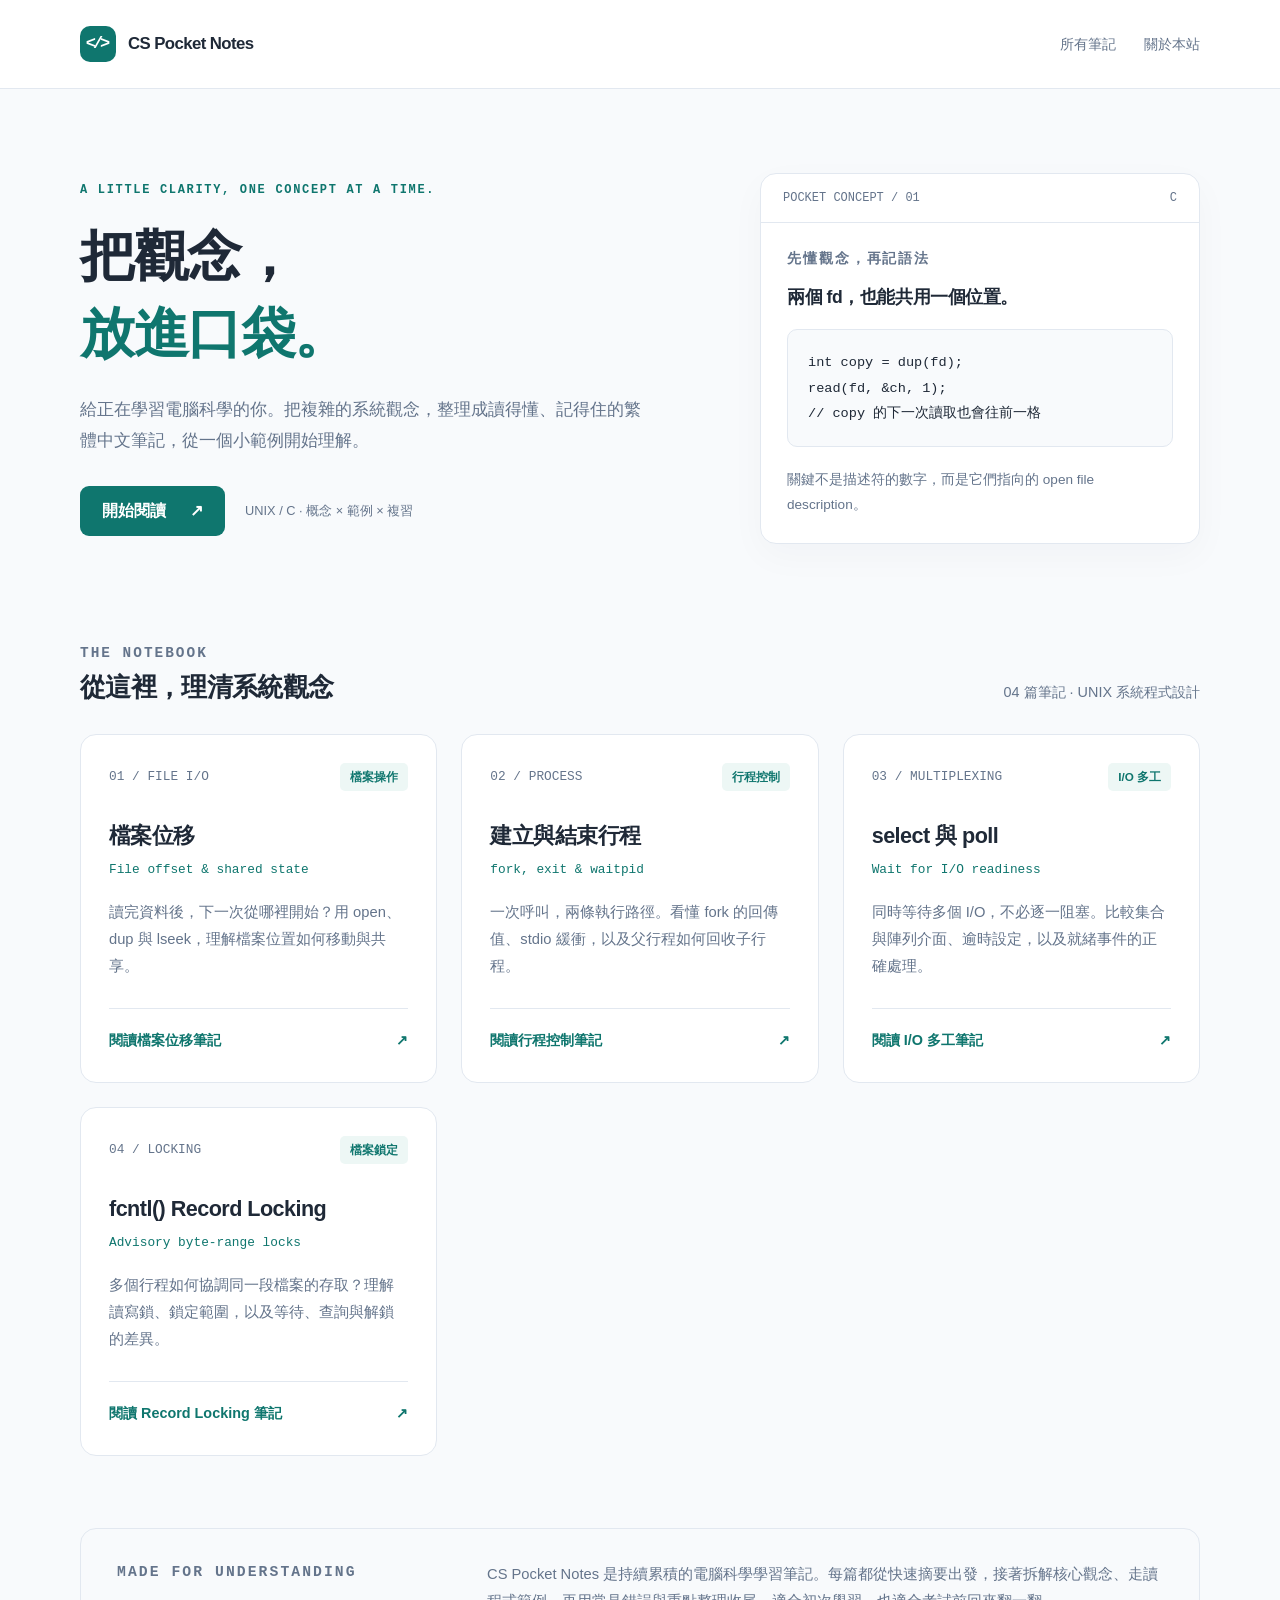
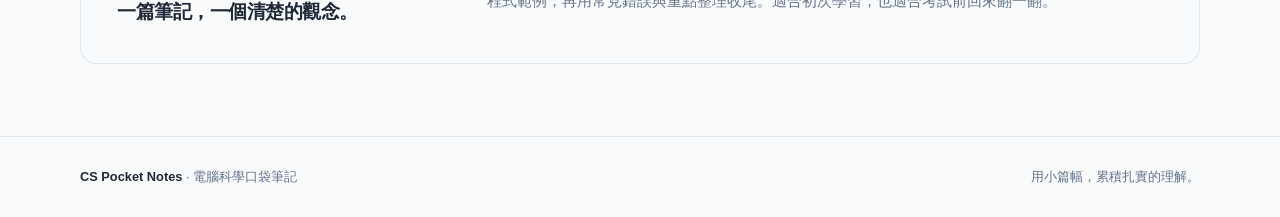
<file: index.html>
<!doctype html>
<html lang="zh-Hant">
<head>
  <meta charset="utf-8">
  <meta name="viewport" content="width=device-width, initial-scale=1">
  <meta name="description" content="繁體中文電腦科學學習筆記。用清楚的概念、C 程式範例與常見錯誤，掌握 UNIX 系統程式設計。">
  <title>CS Pocket Notes — 把觀念，放進口袋。</title>
  <link rel="stylesheet" href="assets/style.css">
</head>
<body>
  <a class="skip-link" href="#main">跳至主要內容</a>
  <header class="site-header">
    <div class="container header-inner">
      <a class="brand" href="index.html" aria-label="CS Pocket Notes 首頁"><span class="brand-mark" aria-hidden="true">&lt;/&gt;</span>CS Pocket Notes</a>
      <nav class="site-nav" aria-label="主要導覽"><a href="#notes">所有筆記</a><a href="#about">關於本站</a></nav>
    </div>
  </header>
  <main id="main" class="container">
    <section class="hero" aria-labelledby="hero-title">
      <div>
        <p class="eyebrow">A little clarity, one concept at a time.</p>
        <h1 id="hero-title">把觀念，<br><span>放進口袋。</span></h1>
        <p class="hero-description">給正在學習電腦科學的你。把複雜的系統觀念，整理成讀得懂、記得住的繁體中文筆記，從一個小範例開始理解。</p>
        <div class="hero-actions"><a class="button" href="#notes">開始閱讀 <span aria-hidden="true">↗</span></a><span class="small-note">UNIX / C · 概念 × 範例 × 複習</span></div>
      </div>
      <aside class="concept-preview" aria-label="觀念預覽：共享檔案位移">
        <div class="preview-label"><span>POCKET CONCEPT / 01</span><span aria-hidden="true">C</span></div>
        <div class="preview-body">
          <p class="eyebrow">先懂觀念，再記語法</p>
          <h2>兩個 fd，也能共用一個位置。</h2>
          <pre><code>int copy = dup(fd);
read(fd, &amp;ch, 1);
// copy 的下一次讀取也會往前一格</code></pre>
          <p>關鍵不是描述符的數字，而是它們指向的 open file description。</p>
        </div>
      </aside>
    </section>
    <section id="notes" class="notes-section" aria-labelledby="notes-title">
      <div class="section-heading"><div><p class="eyebrow">The notebook</p><h2 id="notes-title">從這裡，理清系統觀念</h2></div><p>04 篇筆記 · UNIX 系統程式設計</p></div>
      <div class="notes-grid">
        <article class="note-card">
          <div class="card-topline"><span class="card-number">01 / FILE I/O</span><span class="tag">檔案操作</span></div>
          <h3>檔案位移</h3><p class="card-subtitle">File offset &amp; shared state</p>
          <p class="card-description">讀完資料後，下一次從哪裡開始？用 open、dup 與 lseek，理解檔案位置如何移動與共享。</p>
          <a class="card-link" href="notes/file-offset.html">閱讀檔案位移筆記 <span aria-hidden="true">↗</span></a>
        </article>
        <article class="note-card">
          <div class="card-topline"><span class="card-number">02 / PROCESS</span><span class="tag">行程控制</span></div>
          <h3>建立與結束行程</h3><p class="card-subtitle">fork, exit &amp; waitpid</p>
          <p class="card-description">一次呼叫，兩條執行路徑。看懂 fork 的回傳值、stdio 緩衝，以及父行程如何回收子行程。</p>
          <a class="card-link" href="notes/fork-and-exit.html">閱讀行程控制筆記 <span aria-hidden="true">↗</span></a>
        </article>
        <article class="note-card">
          <div class="card-topline"><span class="card-number">03 / MULTIPLEXING</span><span class="tag">I/O 多工</span></div>
          <h3>select 與 poll</h3><p class="card-subtitle">Wait for I/O readiness</p>
          <p class="card-description">同時等待多個 I/O，不必逐一阻塞。比較集合與陣列介面、逾時設定，以及就緒事件的正確處理。</p>
          <a class="card-link" href="notes/select-vs-poll.html">閱讀 I/O 多工筆記 <span aria-hidden="true">↗</span></a>
        </article>
        <article class="note-card">
          <div class="card-topline"><span class="card-number">04 / LOCKING</span><span class="tag">檔案鎖定</span></div>
          <h3>fcntl() Record Locking</h3><p class="card-subtitle">Advisory byte-range locks</p>
          <p class="card-description">多個行程如何協調同一段檔案的存取？理解讀寫鎖、鎖定範圍，以及等待、查詢與解鎖的差異。</p>
          <a class="card-link" href="notes/fcntl-record-locking.html">閱讀 Record Locking 筆記 <span aria-hidden="true">↗</span></a>
        </article>
      </div>
    </section>
    <section id="about" class="about" aria-labelledby="about-title">
      <div><p class="eyebrow">Made for understanding</p><h2 id="about-title">一篇筆記，一個清楚的觀念。</h2></div>
      <p>CS Pocket Notes 是持續累積的電腦科學學習筆記。每篇都從快速摘要出發，接著拆解核心觀念、走讀程式範例，再用常見錯誤與重點整理收尾。適合初次學習，也適合考試前回來翻一翻。</p>
    </section>
  </main>
  <footer class="site-footer"><div class="container footer-inner"><p><strong>CS Pocket Notes</strong> · 電腦科學口袋筆記</p><p>用小篇幅，累積扎實的理解。</p></div></footer>
</body>
</html>
</file>
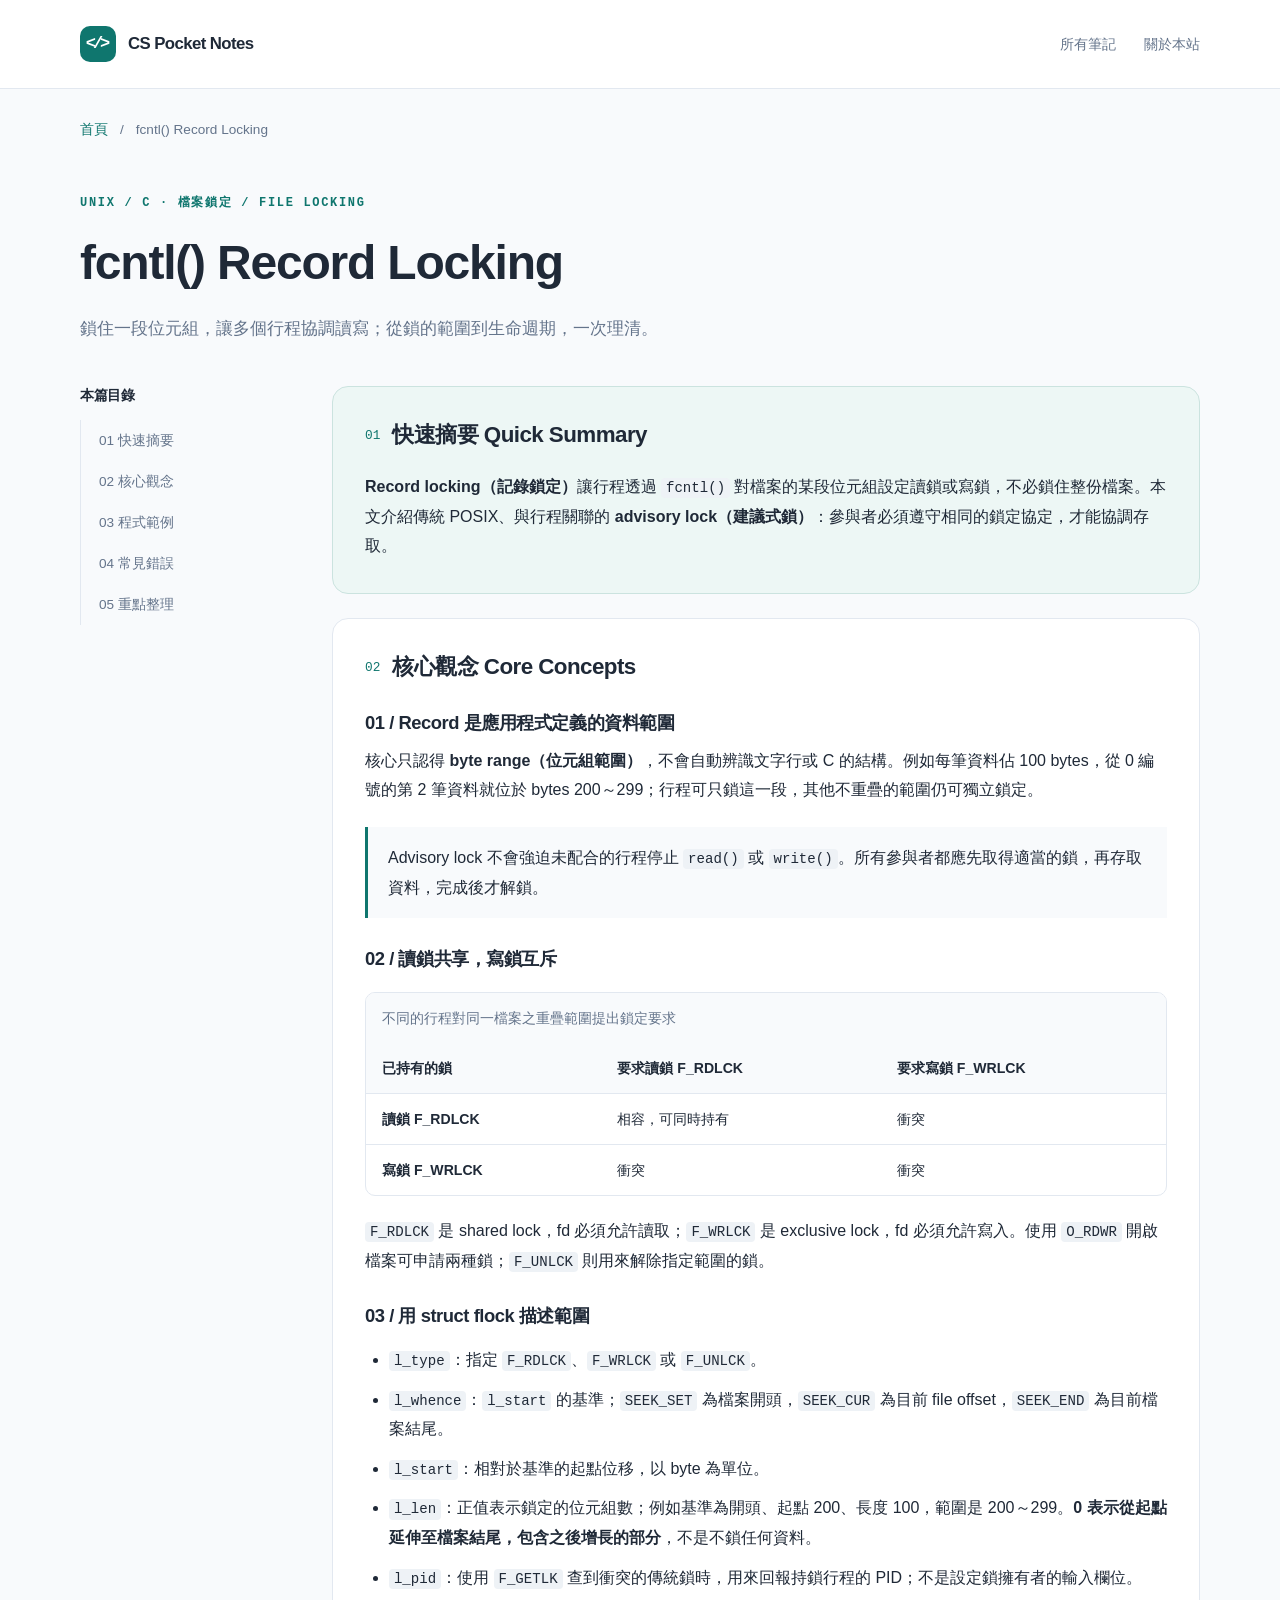
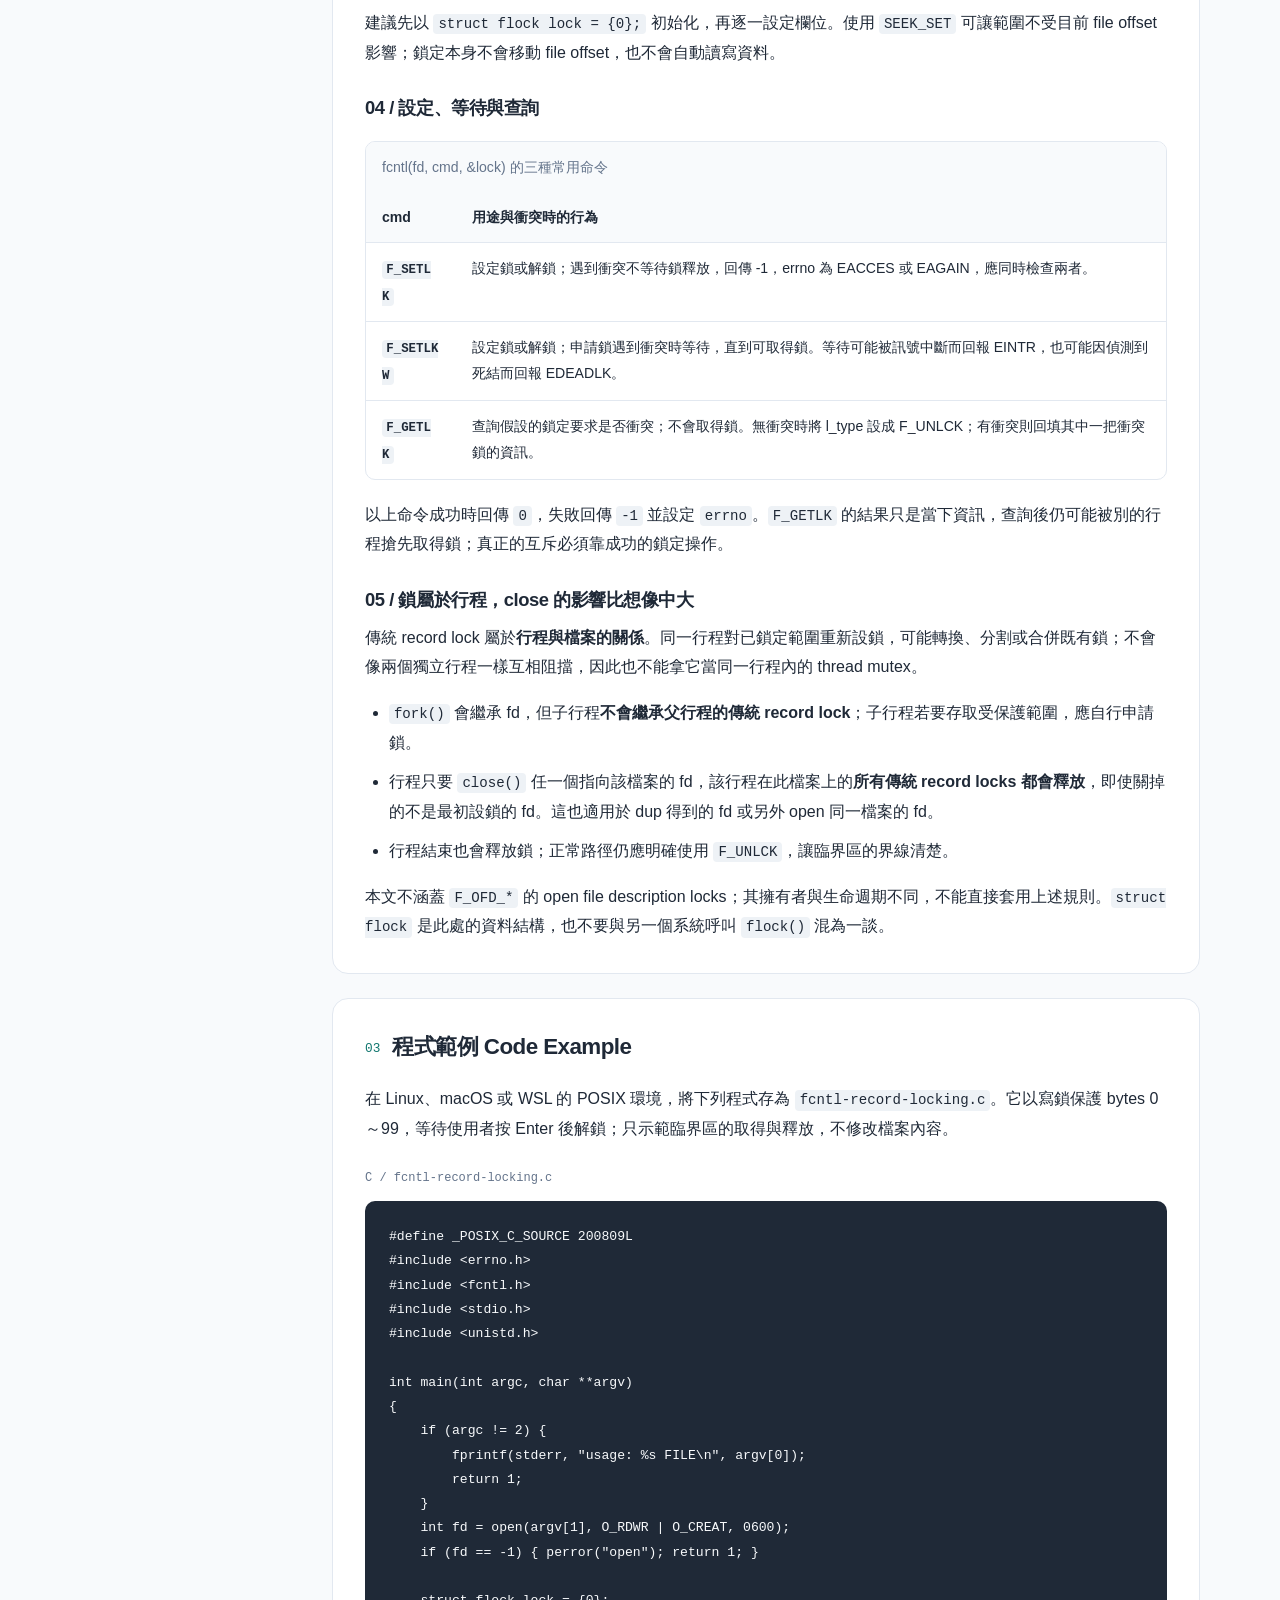
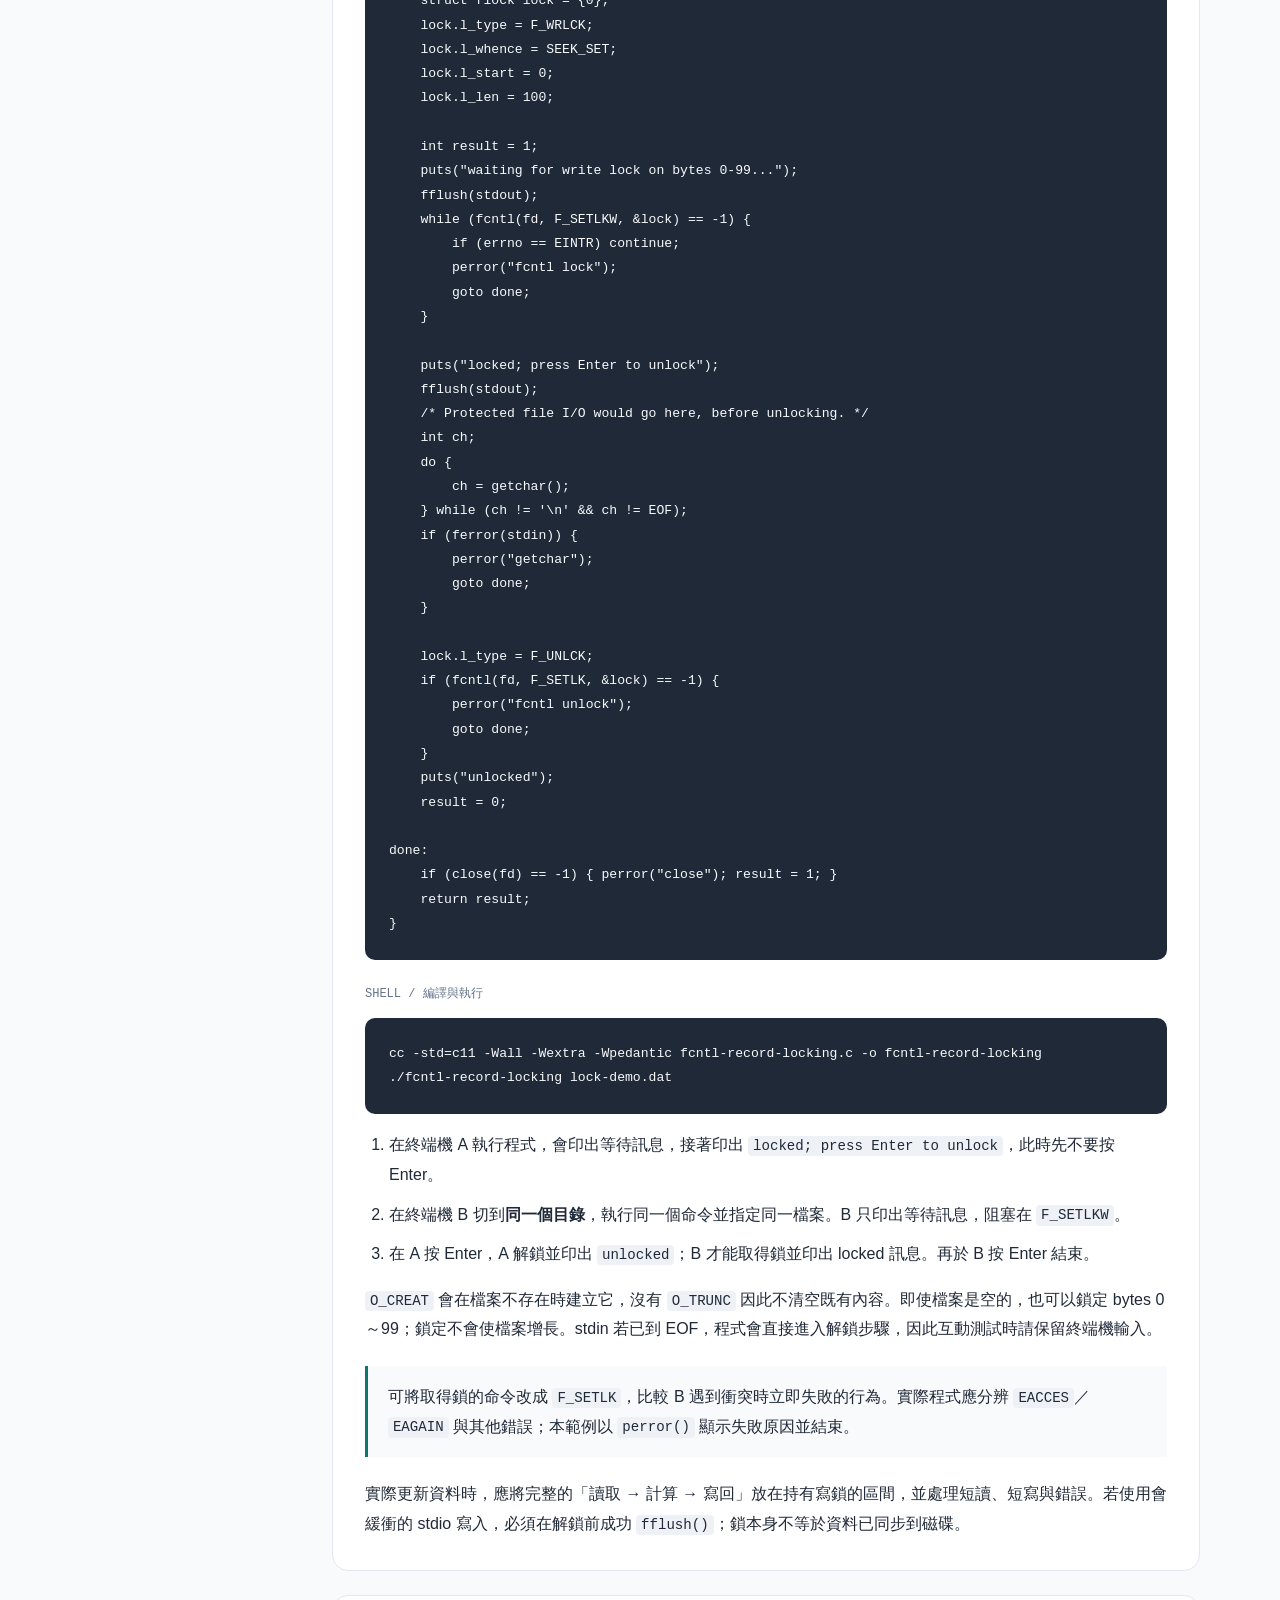
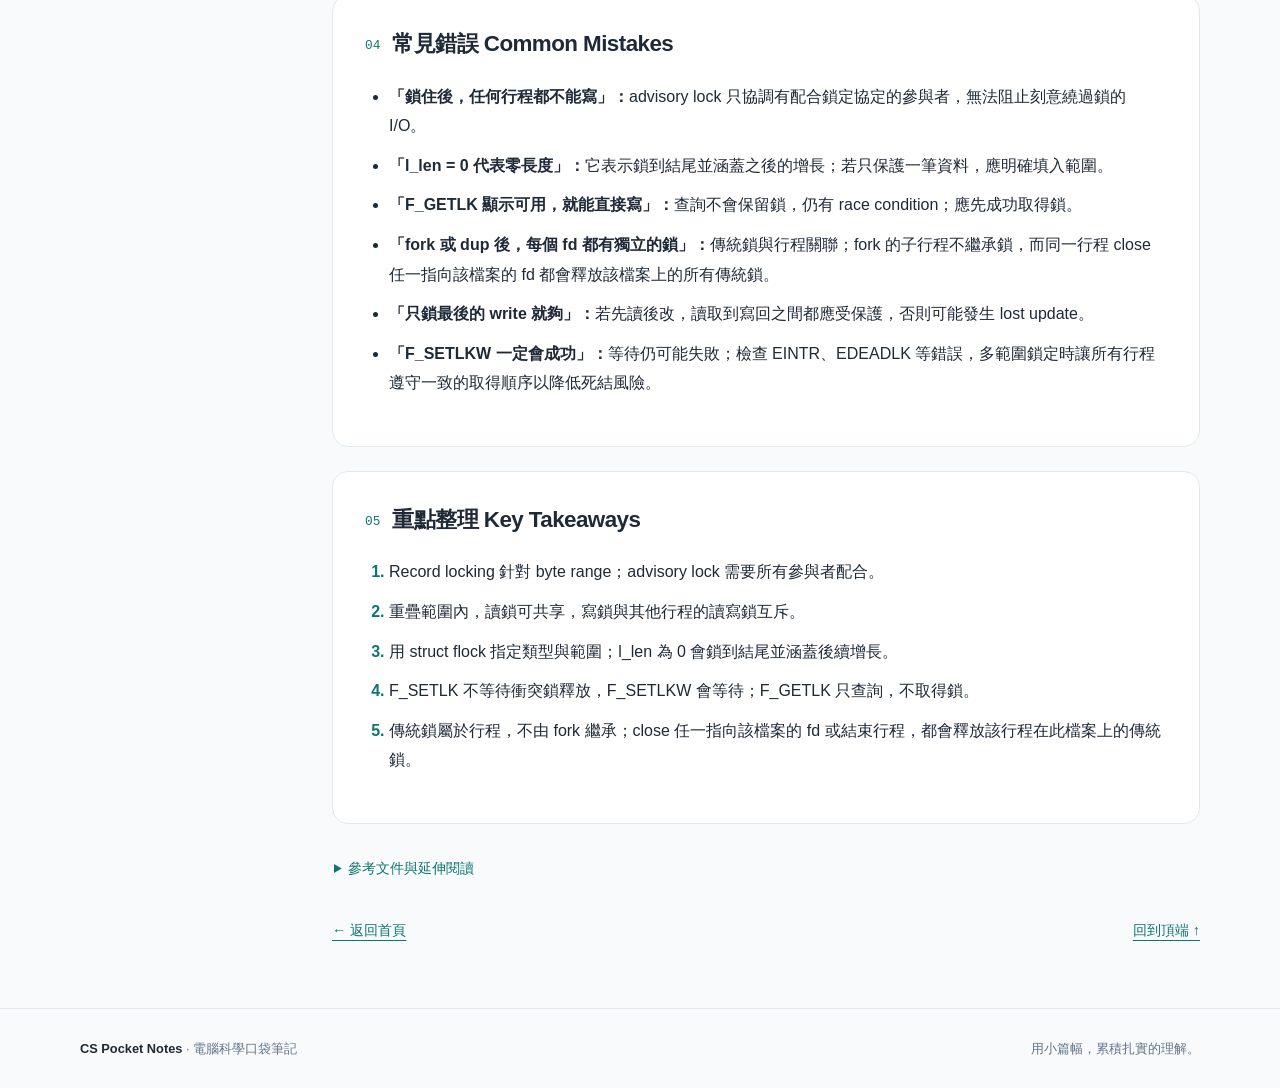
<file: notes/fcntl-record-locking.html>
<!doctype html>
<html lang="zh-Hant">
<head>
  <meta charset="utf-8">
  <meta name="viewport" content="width=device-width, initial-scale=1">
  <meta name="description" content="用 fcntl 與 struct flock 理解 POSIX record locking：讀寫鎖、位元組範圍、阻塞等待，以及 fork 和 close 的常見陷阱。">
  <title>fcntl() Record Locking — CS Pocket Notes</title>
  <link rel="stylesheet" href="../assets/style.css">
</head>
<body>
  <a class="skip-link" href="#main">跳至主要內容</a>
  <header class="site-header"><div class="container header-inner">
    <a class="brand" href="../index.html" aria-label="CS Pocket Notes 首頁"><span class="brand-mark" aria-hidden="true">&lt;/&gt;</span>CS Pocket Notes</a>
    <nav class="site-nav" aria-label="主要導覽"><a href="../index.html#notes">所有筆記</a><a href="../index.html#about">關於本站</a></nav>
  </div></header>
  <main id="main" class="container">
    <nav class="breadcrumb" aria-label="麵包屑導覽"><a href="../index.html">首頁</a><span aria-hidden="true">/</span><span>fcntl() Record Locking</span></nav>
    <header class="note-heading"><p class="eyebrow">UNIX / C · 檔案鎖定 / FILE LOCKING</p><h1>fcntl() Record Locking</h1><p class="note-deck">鎖住一段位元組，讓多個行程協調讀寫；從鎖的範圍到生命週期，一次理清。</p></header>
    <div class="note-layout">
      <nav class="toc" aria-label="本篇目錄"><h2>本篇目錄</h2><ol>
        <li><a href="#quick-summary">01 快速摘要</a></li>
        <li><a href="#core-concepts">02 核心觀念</a></li>
        <li><a href="#code-example">03 程式範例</a></li>
        <li><a href="#common-mistakes">04 常見錯誤</a></li>
        <li><a href="#key-takeaways">05 重點整理</a></li>
      </ol></nav>
      <article class="note-content" aria-label="筆記內容">
        <section id="quick-summary" class="note-section summary">
          <h2><span class="section-number">01</span>快速摘要 <span lang="en">Quick Summary</span></h2>
          <p><strong>Record locking（記錄鎖定）</strong>讓行程透過 <code>fcntl()</code> 對檔案的某段位元組設定讀鎖或寫鎖，不必鎖住整份檔案。本文介紹傳統 POSIX、與行程關聯的 <strong>advisory lock（建議式鎖）</strong>：參與者必須遵守相同的鎖定協定，才能協調存取。</p>
        </section>
        <section id="core-concepts" class="note-section">
          <h2><span class="section-number">02</span>核心觀念 <span lang="en">Core Concepts</span></h2>
          <h3>01 / Record 是應用程式定義的資料範圍</h3>
          <p>核心只認得 <strong>byte range（位元組範圍）</strong>，不會自動辨識文字行或 C 的結構。例如每筆資料佔 100 bytes，從 0 編號的第 2 筆資料就位於 bytes 200～299；行程可只鎖這一段，其他不重疊的範圍仍可獨立鎖定。</p>
          <div class="callout"><p>Advisory lock 不會強迫未配合的行程停止 <code>read()</code> 或 <code>write()</code>。所有參與者都應先取得適當的鎖，再存取資料，完成後才解鎖。</p></div>
          <h3>02 / 讀鎖共享，寫鎖互斥</h3>
          <div class="table-wrap"><table><caption>不同的行程對同一檔案之重疊範圍提出鎖定要求</caption><thead><tr><th scope="col">已持有的鎖</th><th scope="col">要求讀鎖 F_RDLCK</th><th scope="col">要求寫鎖 F_WRLCK</th></tr></thead><tbody>
          <tr><th scope="row">讀鎖 F_RDLCK</th><td>相容，可同時持有</td><td>衝突</td></tr>
          <tr><th scope="row">寫鎖 F_WRLCK</th><td>衝突</td><td>衝突</td></tr>
          </tbody></table></div>
          <p><code>F_RDLCK</code> 是 shared lock，fd 必須允許讀取；<code>F_WRLCK</code> 是 exclusive lock，fd 必須允許寫入。使用 <code>O_RDWR</code> 開啟檔案可申請兩種鎖；<code>F_UNLCK</code> 則用來解除指定範圍的鎖。</p>
          <h3>03 / 用 struct flock 描述範圍</h3>
          <ul>
            <li><code>l_type</code>：指定 <code>F_RDLCK</code>、<code>F_WRLCK</code> 或 <code>F_UNLCK</code>。</li>
            <li><code>l_whence</code>：<code>l_start</code> 的基準；<code>SEEK_SET</code> 為檔案開頭，<code>SEEK_CUR</code> 為目前 file offset，<code>SEEK_END</code> 為目前檔案結尾。</li>
            <li><code>l_start</code>：相對於基準的起點位移，以 byte 為單位。</li>
            <li><code>l_len</code>：正值表示鎖定的位元組數；例如基準為開頭、起點 200、長度 100，範圍是 200～299。<strong>0 表示從起點延伸至檔案結尾，包含之後增長的部分</strong>，不是不鎖任何資料。</li>
            <li><code>l_pid</code>：使用 <code>F_GETLK</code> 查到衝突的傳統鎖時，用來回報持鎖行程的 PID；不是設定鎖擁有者的輸入欄位。</li>
          </ul>
          <p>建議先以 <code>struct flock lock = {0};</code> 初始化，再逐一設定欄位。使用 <code>SEEK_SET</code> 可讓範圍不受目前 file offset 影響；鎖定本身不會移動 file offset，也不會自動讀寫資料。</p>
          <h3>04 / 設定、等待與查詢</h3>
          <div class="table-wrap"><table><caption>fcntl(fd, cmd, &amp;lock) 的三種常用命令</caption><thead><tr><th scope="col">cmd</th><th scope="col">用途與衝突時的行為</th></tr></thead><tbody>
          <tr><th scope="row"><code>F_SETLK</code></th><td>設定鎖或解鎖；遇到衝突不等待鎖釋放，回傳 -1，errno 為 EACCES 或 EAGAIN，應同時檢查兩者。</td></tr>
          <tr><th scope="row"><code>F_SETLKW</code></th><td>設定鎖或解鎖；申請鎖遇到衝突時等待，直到可取得鎖。等待可能被訊號中斷而回報 EINTR，也可能因偵測到死結而回報 EDEADLK。</td></tr>
          <tr><th scope="row"><code>F_GETLK</code></th><td>查詢假設的鎖定要求是否衝突；不會取得鎖。無衝突時將 l_type 設成 F_UNLCK；有衝突則回填其中一把衝突鎖的資訊。</td></tr>
          </tbody></table></div>
          <p>以上命令成功時回傳 <code>0</code>，失敗回傳 <code>-1</code> 並設定 <code>errno</code>。<code>F_GETLK</code> 的結果只是當下資訊，查詢後仍可能被別的行程搶先取得鎖；真正的互斥必須靠成功的鎖定操作。</p>
          <h3>05 / 鎖屬於行程，close 的影響比想像中大</h3>
          <p>傳統 record lock 屬於<strong>行程與檔案的關係</strong>。同一行程對已鎖定範圍重新設鎖，可能轉換、分割或合併既有鎖；不會像兩個獨立行程一樣互相阻擋，因此也不能拿它當同一行程內的 thread mutex。</p>
          <ul>
            <li><code>fork()</code> 會繼承 fd，但子行程<strong>不會繼承父行程的傳統 record lock</strong>；子行程若要存取受保護範圍，應自行申請鎖。</li>
            <li>行程只要 <code>close()</code> 任一個指向該檔案的 fd，該行程在此檔案上的<strong>所有傳統 record locks 都會釋放</strong>，即使關掉的不是最初設鎖的 fd。這也適用於 dup 得到的 fd 或另外 open 同一檔案的 fd。</li>
            <li>行程結束也會釋放鎖；正常路徑仍應明確使用 <code>F_UNLCK</code>，讓臨界區的界線清楚。</li>
          </ul>
          <p>本文不涵蓋 <code>F_OFD_*</code> 的 open file description locks；其擁有者與生命週期不同，不能直接套用上述規則。<code>struct flock</code> 是此處的資料結構，也不要與另一個系統呼叫 <code>flock()</code> 混為一談。</p>
        </section>
        <section id="code-example" class="note-section">
          <h2><span class="section-number">03</span>程式範例 <span lang="en">Code Example</span></h2>
          <p>在 Linux、macOS 或 WSL 的 POSIX 環境，將下列程式存為 <code>fcntl-record-locking.c</code>。它以寫鎖保護 bytes 0～99，等待使用者按 Enter 後解鎖；只示範臨界區的取得與釋放，不修改檔案內容。</p>
          <p class="code-label">C / fcntl-record-locking.c</p>
          <pre><code class="language-c">#define _POSIX_C_SOURCE 200809L
#include &lt;errno.h&gt;
#include &lt;fcntl.h&gt;
#include &lt;stdio.h&gt;
#include &lt;unistd.h&gt;

int main(int argc, char **argv)
{
    if (argc != 2) {
        fprintf(stderr, "usage: %s FILE\n", argv[0]);
        return 1;
    }
    int fd = open(argv[1], O_RDWR | O_CREAT, 0600);
    if (fd == -1) { perror("open"); return 1; }

    struct flock lock = {0};
    lock.l_type = F_WRLCK;
    lock.l_whence = SEEK_SET;
    lock.l_start = 0;
    lock.l_len = 100;

    int result = 1;
    puts("waiting for write lock on bytes 0-99...");
    fflush(stdout);
    while (fcntl(fd, F_SETLKW, &amp;lock) == -1) {
        if (errno == EINTR) continue;
        perror("fcntl lock");
        goto done;
    }

    puts("locked; press Enter to unlock");
    fflush(stdout);
    /* Protected file I/O would go here, before unlocking. */
    int ch;
    do {
        ch = getchar();
    } while (ch != '\n' &amp;&amp; ch != EOF);
    if (ferror(stdin)) {
        perror("getchar");
        goto done;
    }

    lock.l_type = F_UNLCK;
    if (fcntl(fd, F_SETLK, &amp;lock) == -1) {
        perror("fcntl unlock");
        goto done;
    }
    puts("unlocked");
    result = 0;

done:
    if (close(fd) == -1) { perror("close"); result = 1; }
    return result;
}</code></pre>
          <p class="code-label">SHELL / 編譯與執行</p>
          <pre><code>cc -std=c11 -Wall -Wextra -Wpedantic fcntl-record-locking.c -o fcntl-record-locking
./fcntl-record-locking lock-demo.dat</code></pre>
          <ol>
            <li>在終端機 A 執行程式，會印出等待訊息，接著印出 <code>locked; press Enter to unlock</code>，此時先不要按 Enter。</li>
            <li>在終端機 B 切到<strong>同一個目錄</strong>，執行同一個命令並指定同一檔案。B 只印出等待訊息，阻塞在 <code>F_SETLKW</code>。</li>
            <li>在 A 按 Enter，A 解鎖並印出 <code>unlocked</code>；B 才能取得鎖並印出 locked 訊息。再於 B 按 Enter 結束。</li>
          </ol>
          <p><code>O_CREAT</code> 會在檔案不存在時建立它，沒有 <code>O_TRUNC</code> 因此不清空既有內容。即使檔案是空的，也可以鎖定 bytes 0～99；鎖定不會使檔案增長。stdin 若已到 EOF，程式會直接進入解鎖步驟，因此互動測試時請保留終端機輸入。</p>
          <div class="callout"><p>可將取得鎖的命令改成 <code>F_SETLK</code>，比較 B 遇到衝突時立即失敗的行為。實際程式應分辨 <code>EACCES</code>／<code>EAGAIN</code> 與其他錯誤；本範例以 <code>perror()</code> 顯示失敗原因並結束。</p></div>
          <p>實際更新資料時，應將完整的「讀取 → 計算 → 寫回」放在持有寫鎖的區間，並處理短讀、短寫與錯誤。若使用會緩衝的 stdio 寫入，必須在解鎖前成功 <code>fflush()</code>；鎖本身不等於資料已同步到磁碟。</p>
        </section>
        <section id="common-mistakes" class="note-section">
          <h2><span class="section-number">04</span>常見錯誤 <span lang="en">Common Mistakes</span></h2>
          <ul>
            <li><strong>「鎖住後，任何行程都不能寫」：</strong>advisory lock 只協調有配合鎖定協定的參與者，無法阻止刻意繞過鎖的 I/O。</li>
            <li><strong>「l_len = 0 代表零長度」：</strong>它表示鎖到結尾並涵蓋之後的增長；若只保護一筆資料，應明確填入範圍。</li>
            <li><strong>「F_GETLK 顯示可用，就能直接寫」：</strong>查詢不會保留鎖，仍有 race condition；應先成功取得鎖。</li>
            <li><strong>「fork 或 dup 後，每個 fd 都有獨立的鎖」：</strong>傳統鎖與行程關聯；fork 的子行程不繼承鎖，而同一行程 close 任一指向該檔案的 fd 都會釋放該檔案上的所有傳統鎖。</li>
            <li><strong>「只鎖最後的 write 就夠」：</strong>若先讀後改，讀取到寫回之間都應受保護，否則可能發生 lost update。</li>
            <li><strong>「F_SETLKW 一定會成功」：</strong>等待仍可能失敗；檢查 EINTR、EDEADLK 等錯誤，多範圍鎖定時讓所有行程遵守一致的取得順序以降低死結風險。</li>
          </ul>
        </section>
        <section id="key-takeaways" class="note-section takeaways">
          <h2><span class="section-number">05</span>重點整理 <span lang="en">Key Takeaways</span></h2>
          <ol>
            <li>Record locking 針對 byte range；advisory lock 需要所有參與者配合。</li>
            <li>重疊範圍內，讀鎖可共享，寫鎖與其他行程的讀寫鎖互斥。</li>
            <li>用 struct flock 指定類型與範圍；l_len 為 0 會鎖到結尾並涵蓋後續增長。</li>
            <li>F_SETLK 不等待衝突鎖釋放，F_SETLKW 會等待；F_GETLK 只查詢，不取得鎖。</li>
            <li>傳統鎖屬於行程，不由 fork 繼承；close 任一指向該檔案的 fd 或結束行程，都會釋放該行程在此檔案上的傳統鎖。</li>
          </ol>
        </section>
        <details class="references"><summary>參考文件與延伸閱讀</summary><p>本文以傳統 POSIX、與行程關聯的 record locks 為範圍；其他鎖介面的規則需分別查閱。</p><ul>
          <li><a href="https://man7.org/linux/man-pages/man3/fcntl.3p.html">POSIX Programmer's Manual（2017 版）：fcntl() 標準介面</a></li>
          <li><a href="https://man7.org/linux/man-pages/man2/fcntl_locking.2.html">Linux man-pages：record locks、命令與生命週期</a></li>
          <li><a href="https://man.openbsd.org/fcntl.2">OpenBSD fcntl(2)：鎖定範圍與衝突規則</a></li>
          <li><a href="https://developer.apple.com/library/archive/documentation/System/Conceptual/ManPages_iPhoneOS/man2/fcntl.2.html">Apple 文件封存：fcntl(2) 與 advisory locks</a></li>
          <li><a href="file-offset.html">相關筆記：檔案位移與 dup</a></li>
          <li><a href="fork-and-exit.html">相關筆記：fork 與行程結束</a></li>
        </ul></details>
        <div class="note-bottom"><a href="../index.html">← 返回首頁</a><a href="#main">回到頂端 ↑</a></div>
      </article>
    </div>
  </main>
  <footer class="site-footer"><div class="container footer-inner"><p><strong>CS Pocket Notes</strong> · 電腦科學口袋筆記</p><p>用小篇幅，累積扎實的理解。</p></div></footer>
</body>
</html>
</file>
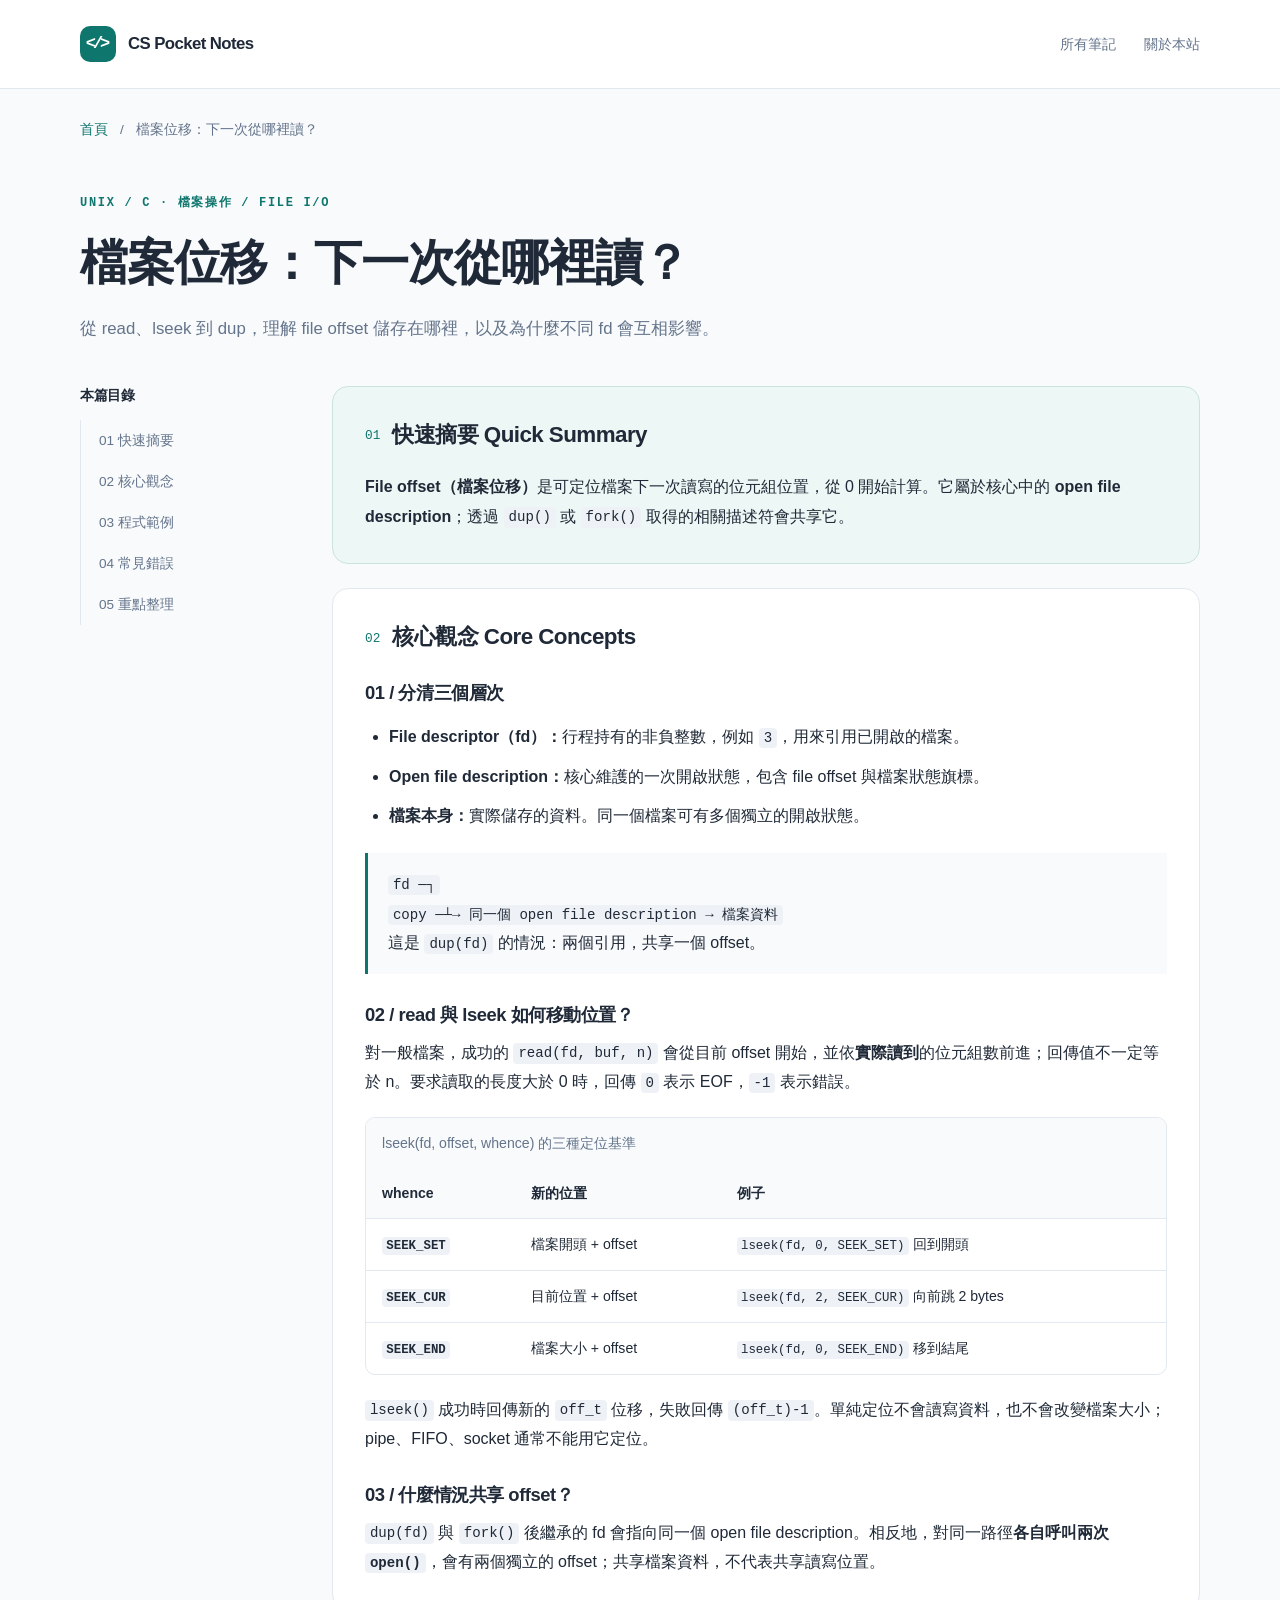
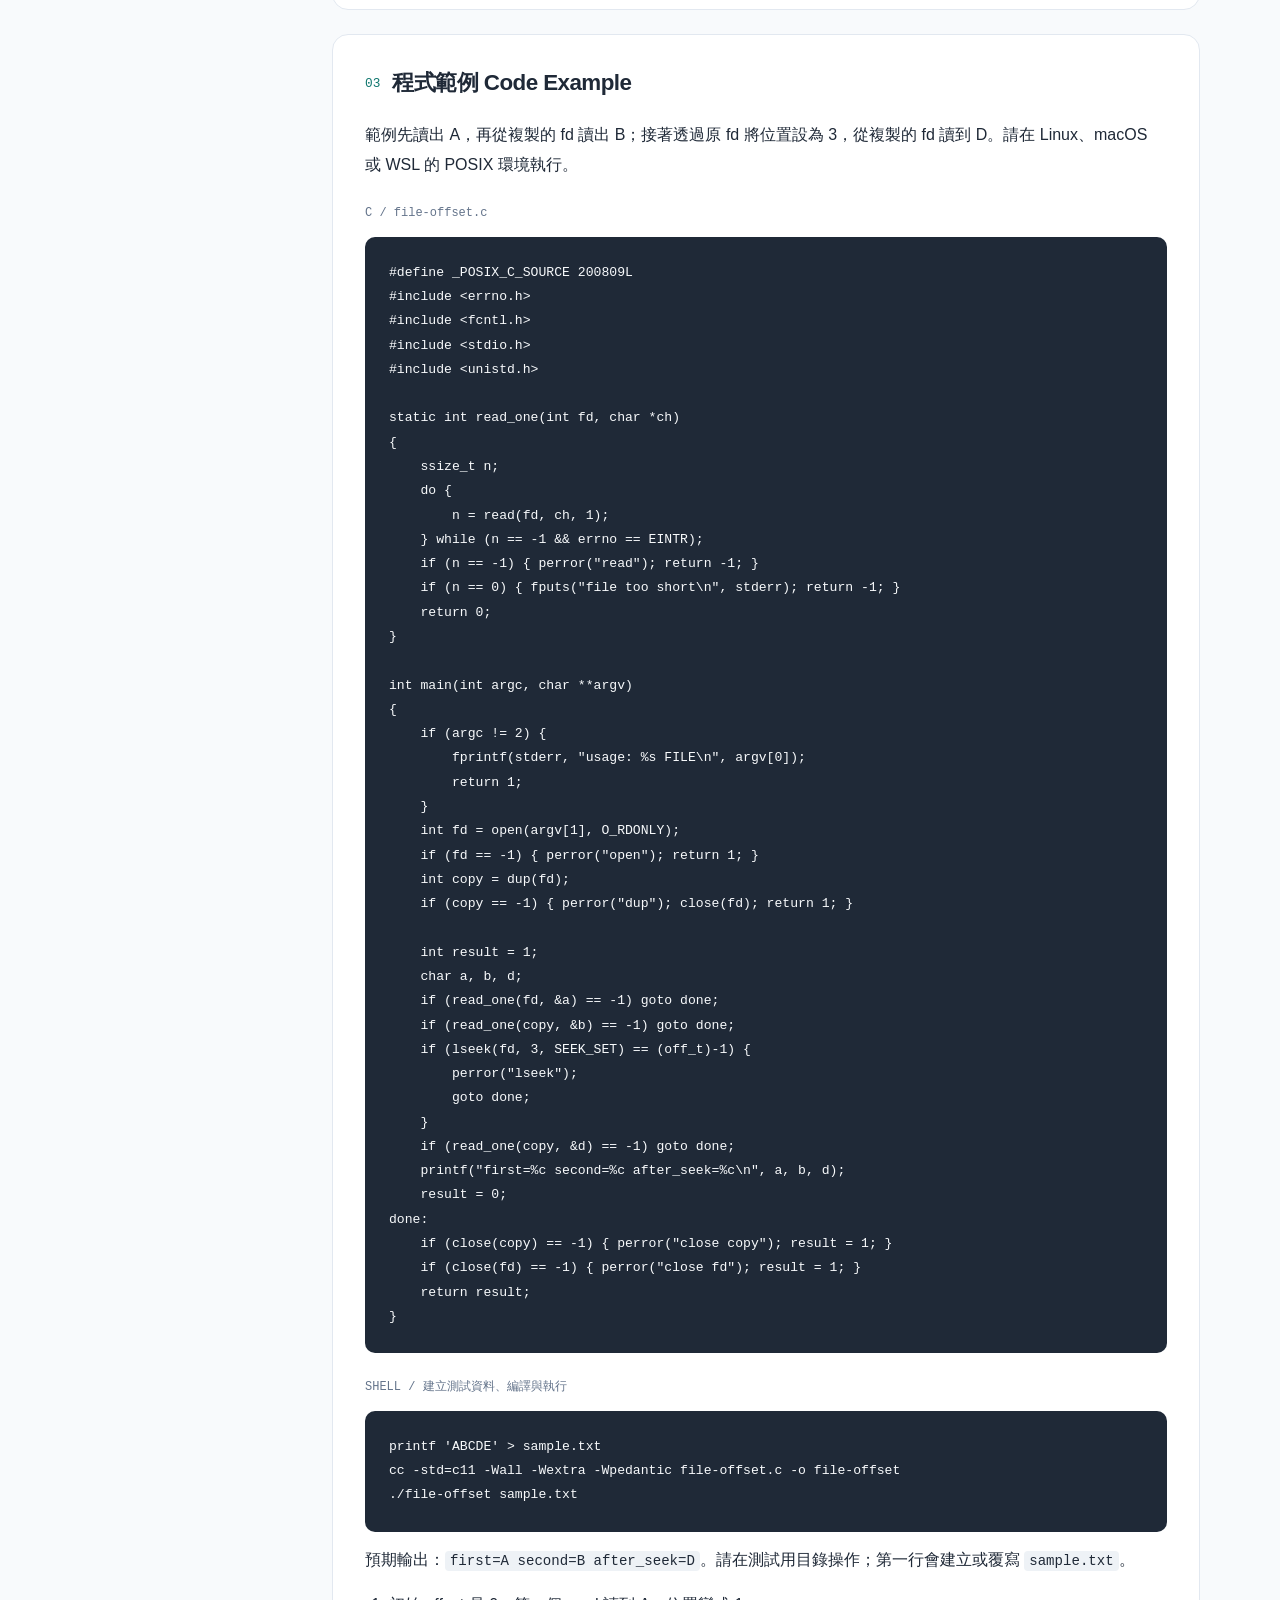
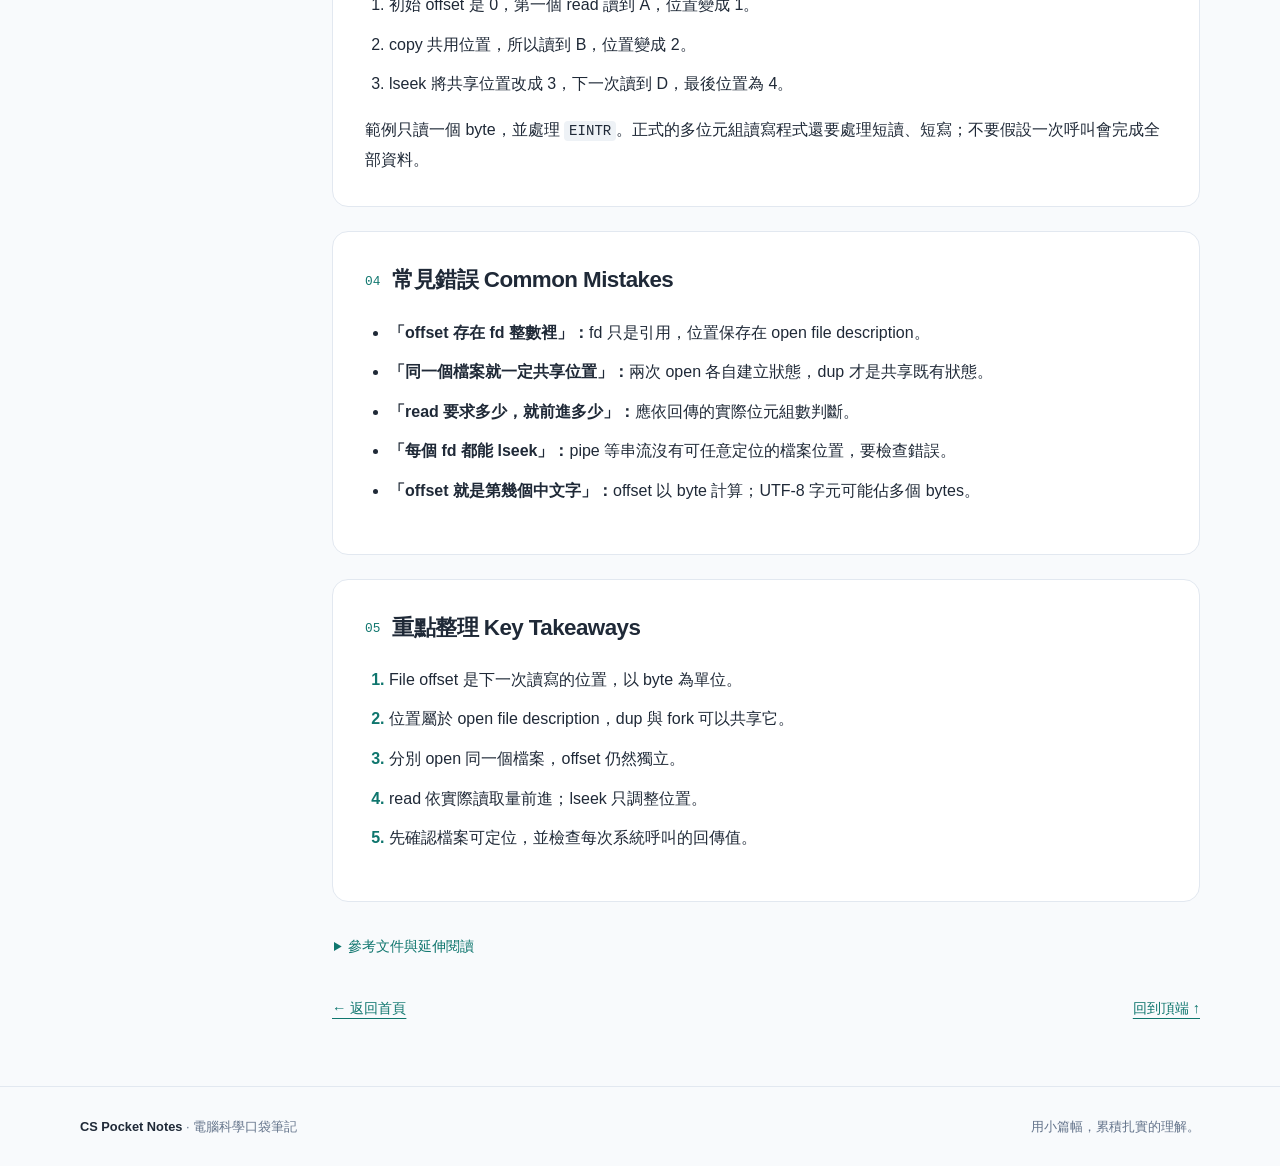
<file: notes/file-offset.html>
<!doctype html>
<html lang="zh-Hant">
<head>
  <meta charset="utf-8">
  <meta name="viewport" content="width=device-width, initial-scale=1">
  <meta name="description" content="從 read、lseek 到 dup，理解 file offset 儲存在哪裡，以及為什麼不同 fd 會互相影響。">
  <title>檔案位移：下一次從哪裡讀？ — CS Pocket Notes</title>
  <link rel="stylesheet" href="../assets/style.css">
</head>
<body>
  <a class="skip-link" href="#main">跳至主要內容</a>
  <header class="site-header"><div class="container header-inner">
    <a class="brand" href="../index.html" aria-label="CS Pocket Notes 首頁"><span class="brand-mark" aria-hidden="true">&lt;/&gt;</span>CS Pocket Notes</a>
    <nav class="site-nav" aria-label="主要導覽"><a href="../index.html#notes">所有筆記</a><a href="../index.html#about">關於本站</a></nav>
  </div></header>
  <main id="main" class="container">
    <nav class="breadcrumb" aria-label="麵包屑導覽"><a href="../index.html">首頁</a><span aria-hidden="true">/</span><span>檔案位移：下一次從哪裡讀？</span></nav>
    <header class="note-heading"><p class="eyebrow">UNIX / C · 檔案操作 / FILE I/O</p><h1>檔案位移：下一次從哪裡讀？</h1><p class="note-deck">從 read、lseek 到 dup，理解 file offset 儲存在哪裡，以及為什麼不同 fd 會互相影響。</p></header>
    <div class="note-layout">
      <nav class="toc" aria-label="本篇目錄"><h2>本篇目錄</h2><ol>
        <li><a href="#quick-summary">01 快速摘要</a></li>
        <li><a href="#core-concepts">02 核心觀念</a></li>
        <li><a href="#code-example">03 程式範例</a></li>
        <li><a href="#common-mistakes">04 常見錯誤</a></li>
        <li><a href="#key-takeaways">05 重點整理</a></li>
      </ol></nav>
      <article class="note-content" aria-label="筆記內容">
        <section id="quick-summary" class="note-section summary">
          <h2><span class="section-number">01</span>快速摘要 <span lang="en">Quick Summary</span></h2>
          <p><strong>File offset（檔案位移）</strong>是可定位檔案下一次讀寫的位元組位置，從 0 開始計算。它屬於核心中的 <strong>open file description</strong>；透過 <code>dup()</code> 或 <code>fork()</code> 取得的相關描述符會共享它。</p>
        </section>
        <section id="core-concepts" class="note-section">
          <h2><span class="section-number">02</span>核心觀念 <span lang="en">Core Concepts</span></h2>
          <h3>01 / 分清三個層次</h3>
          <ul><li><strong>File descriptor（fd）：</strong>行程持有的非負整數，例如 <code>3</code>，用來引用已開啟的檔案。</li>
          <li><strong>Open file description：</strong>核心維護的一次開啟狀態，包含 file offset 與檔案狀態旗標。</li>
          <li><strong>檔案本身：</strong>實際儲存的資料。同一個檔案可有多個獨立的開啟狀態。</li></ul>
          <div class="callout"><p><code>fd ─┐</code><br><code>copy ─┴→ 同一個 open file description → 檔案資料</code><br>這是 <code>dup(fd)</code> 的情況：兩個引用，共享一個 offset。</p></div>
          <h3>02 / read 與 lseek 如何移動位置？</h3>
          <p>對一般檔案，成功的 <code>read(fd, buf, n)</code> 會從目前 offset 開始，並依<strong>實際讀到</strong>的位元組數前進；回傳值不一定等於 n。要求讀取的長度大於 0 時，回傳 <code>0</code> 表示 EOF，<code>-1</code> 表示錯誤。</p>
          <div class="table-wrap"><table><caption>lseek(fd, offset, whence) 的三種定位基準</caption><thead><tr><th scope="col">whence</th><th scope="col">新的位置</th><th scope="col">例子</th></tr></thead><tbody>
          <tr><th scope="row"><code>SEEK_SET</code></th><td>檔案開頭 + offset</td><td><code>lseek(fd, 0, SEEK_SET)</code> 回到開頭</td></tr>
          <tr><th scope="row"><code>SEEK_CUR</code></th><td>目前位置 + offset</td><td><code>lseek(fd, 2, SEEK_CUR)</code> 向前跳 2 bytes</td></tr>
          <tr><th scope="row"><code>SEEK_END</code></th><td>檔案大小 + offset</td><td><code>lseek(fd, 0, SEEK_END)</code> 移到結尾</td></tr>
          </tbody></table></div>
          <p><code>lseek()</code> 成功時回傳新的 <code>off_t</code> 位移，失敗回傳 <code>(off_t)-1</code>。單純定位不會讀寫資料，也不會改變檔案大小；pipe、FIFO、socket 通常不能用它定位。</p>
          <h3>03 / 什麼情況共享 offset？</h3>
          <p><code>dup(fd)</code> 與 <code>fork()</code> 後繼承的 fd 會指向同一個 open file description。相反地，對同一路徑<strong>各自呼叫兩次 <code>open()</code></strong>，會有兩個獨立的 offset；共享檔案資料，不代表共享讀寫位置。</p>
        </section>
        <section id="code-example" class="note-section">
          <h2><span class="section-number">03</span>程式範例 <span lang="en">Code Example</span></h2>
          <p>範例先讀出 A，再從複製的 fd 讀出 B；接著透過原 fd 將位置設為 3，從複製的 fd 讀到 D。請在 Linux、macOS 或 WSL 的 POSIX 環境執行。</p>
          <p class="code-label">C / file-offset.c</p><pre><code class="language-c">#define _POSIX_C_SOURCE 200809L
#include &lt;errno.h&gt;
#include &lt;fcntl.h&gt;
#include &lt;stdio.h&gt;
#include &lt;unistd.h&gt;

static int read_one(int fd, char *ch)
{
    ssize_t n;
    do {
        n = read(fd, ch, 1);
    } while (n == -1 &amp;&amp; errno == EINTR);
    if (n == -1) { perror(&quot;read&quot;); return -1; }
    if (n == 0) { fputs(&quot;file too short\n&quot;, stderr); return -1; }
    return 0;
}

int main(int argc, char **argv)
{
    if (argc != 2) {
        fprintf(stderr, &quot;usage: %s FILE\n&quot;, argv[0]);
        return 1;
    }
    int fd = open(argv[1], O_RDONLY);
    if (fd == -1) { perror(&quot;open&quot;); return 1; }
    int copy = dup(fd);
    if (copy == -1) { perror(&quot;dup&quot;); close(fd); return 1; }

    int result = 1;
    char a, b, d;
    if (read_one(fd, &amp;a) == -1) goto done;
    if (read_one(copy, &amp;b) == -1) goto done;
    if (lseek(fd, 3, SEEK_SET) == (off_t)-1) {
        perror(&quot;lseek&quot;);
        goto done;
    }
    if (read_one(copy, &amp;d) == -1) goto done;
    printf(&quot;first=%c second=%c after_seek=%c\n&quot;, a, b, d);
    result = 0;
done:
    if (close(copy) == -1) { perror(&quot;close copy&quot;); result = 1; }
    if (close(fd) == -1) { perror(&quot;close fd&quot;); result = 1; }
    return result;
}</code></pre>
          <p class="code-label">SHELL / 建立測試資料、編譯與執行</p>
          <pre><code>printf 'ABCDE' &gt; sample.txt
cc -std=c11 -Wall -Wextra -Wpedantic file-offset.c -o file-offset
./file-offset sample.txt</code></pre>
          <p>預期輸出：<code>first=A second=B after_seek=D</code>。請在測試用目錄操作；第一行會建立或覆寫 <code>sample.txt</code>。</p>
          <ol><li>初始 offset 是 0，第一個 read 讀到 A，位置變成 1。</li><li>copy 共用位置，所以讀到 B，位置變成 2。</li><li>lseek 將共享位置改成 3，下一次讀到 D，最後位置為 4。</li></ol>
          <p>範例只讀一個 byte，並處理 <code>EINTR</code>。正式的多位元組讀寫程式還要處理短讀、短寫；不要假設一次呼叫會完成全部資料。</p>
        </section>
        <section id="common-mistakes" class="note-section">
          <h2><span class="section-number">04</span>常見錯誤 <span lang="en">Common Mistakes</span></h2>
          <ul><li><strong>「offset 存在 fd 整數裡」：</strong>fd 只是引用，位置保存在 open file description。</li><li><strong>「同一個檔案就一定共享位置」：</strong>兩次 open 各自建立狀態，dup 才是共享既有狀態。</li><li><strong>「read 要求多少，就前進多少」：</strong>應依回傳的實際位元組數判斷。</li><li><strong>「每個 fd 都能 lseek」：</strong>pipe 等串流沒有可任意定位的檔案位置，要檢查錯誤。</li><li><strong>「offset 就是第幾個中文字」：</strong>offset 以 byte 計算；UTF-8 字元可能佔多個 bytes。</li></ul>
        </section>
        <section id="key-takeaways" class="note-section takeaways">
          <h2><span class="section-number">05</span>重點整理 <span lang="en">Key Takeaways</span></h2>
          <ol><li>File offset 是下一次讀寫的位置，以 byte 為單位。</li><li>位置屬於 open file description，dup 與 fork 可以共享它。</li><li>分別 open 同一個檔案，offset 仍然獨立。</li><li>read 依實際讀取量前進；lseek 只調整位置。</li><li>先確認檔案可定位，並檢查每次系統呼叫的回傳值。</li></ol>
        </section>
        <details class="references"><summary>參考文件與延伸閱讀</summary><p>以下為 Linux man-pages 專案文件；本文以 POSIX 共通觀念為主，平台差異另行註明。</p><ul><li><a href="https://man7.org/linux/man-pages/man2/open.2.html">open(2)：fd 與 open file description</a></li><li><a href="https://man7.org/linux/man-pages/man2/dup.2.html">dup(2)：共享 offset</a></li><li><a href="https://man7.org/linux/man-pages/man2/read.2.html">read(2)：實際讀取量與 EOF</a></li><li><a href="https://man7.org/linux/man-pages/man2/lseek.2.html">lseek(2)：定位與限制</a></li><li><a href="fork-and-exit.html">相關筆記：fork 與行程結束</a></li></ul></details>
        <div class="note-bottom"><a href="../index.html">← 返回首頁</a><a href="#main">回到頂端 ↑</a></div>
      </article>
    </div>
  </main>
  <footer class="site-footer"><div class="container footer-inner"><p><strong>CS Pocket Notes</strong> · 電腦科學口袋筆記</p><p>用小篇幅，累積扎實的理解。</p></div></footer>
</body>
</html>
</file>
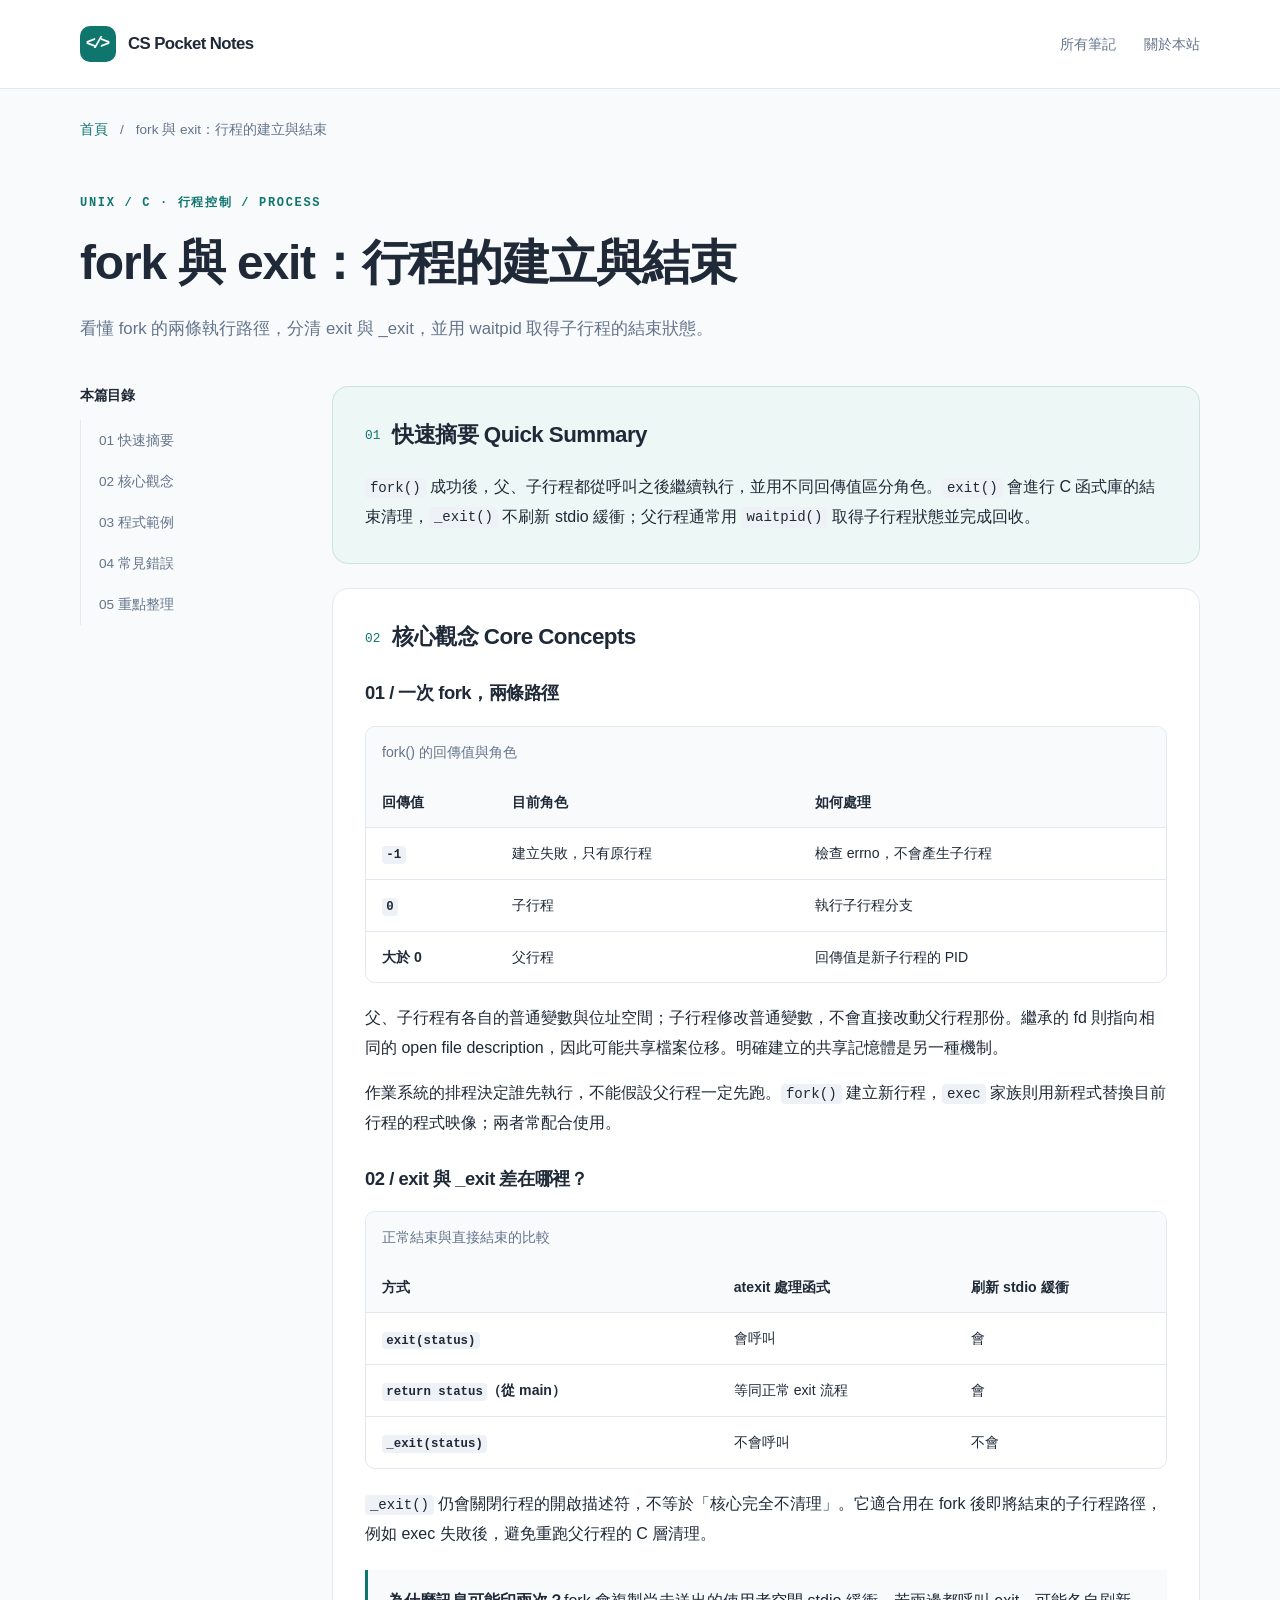
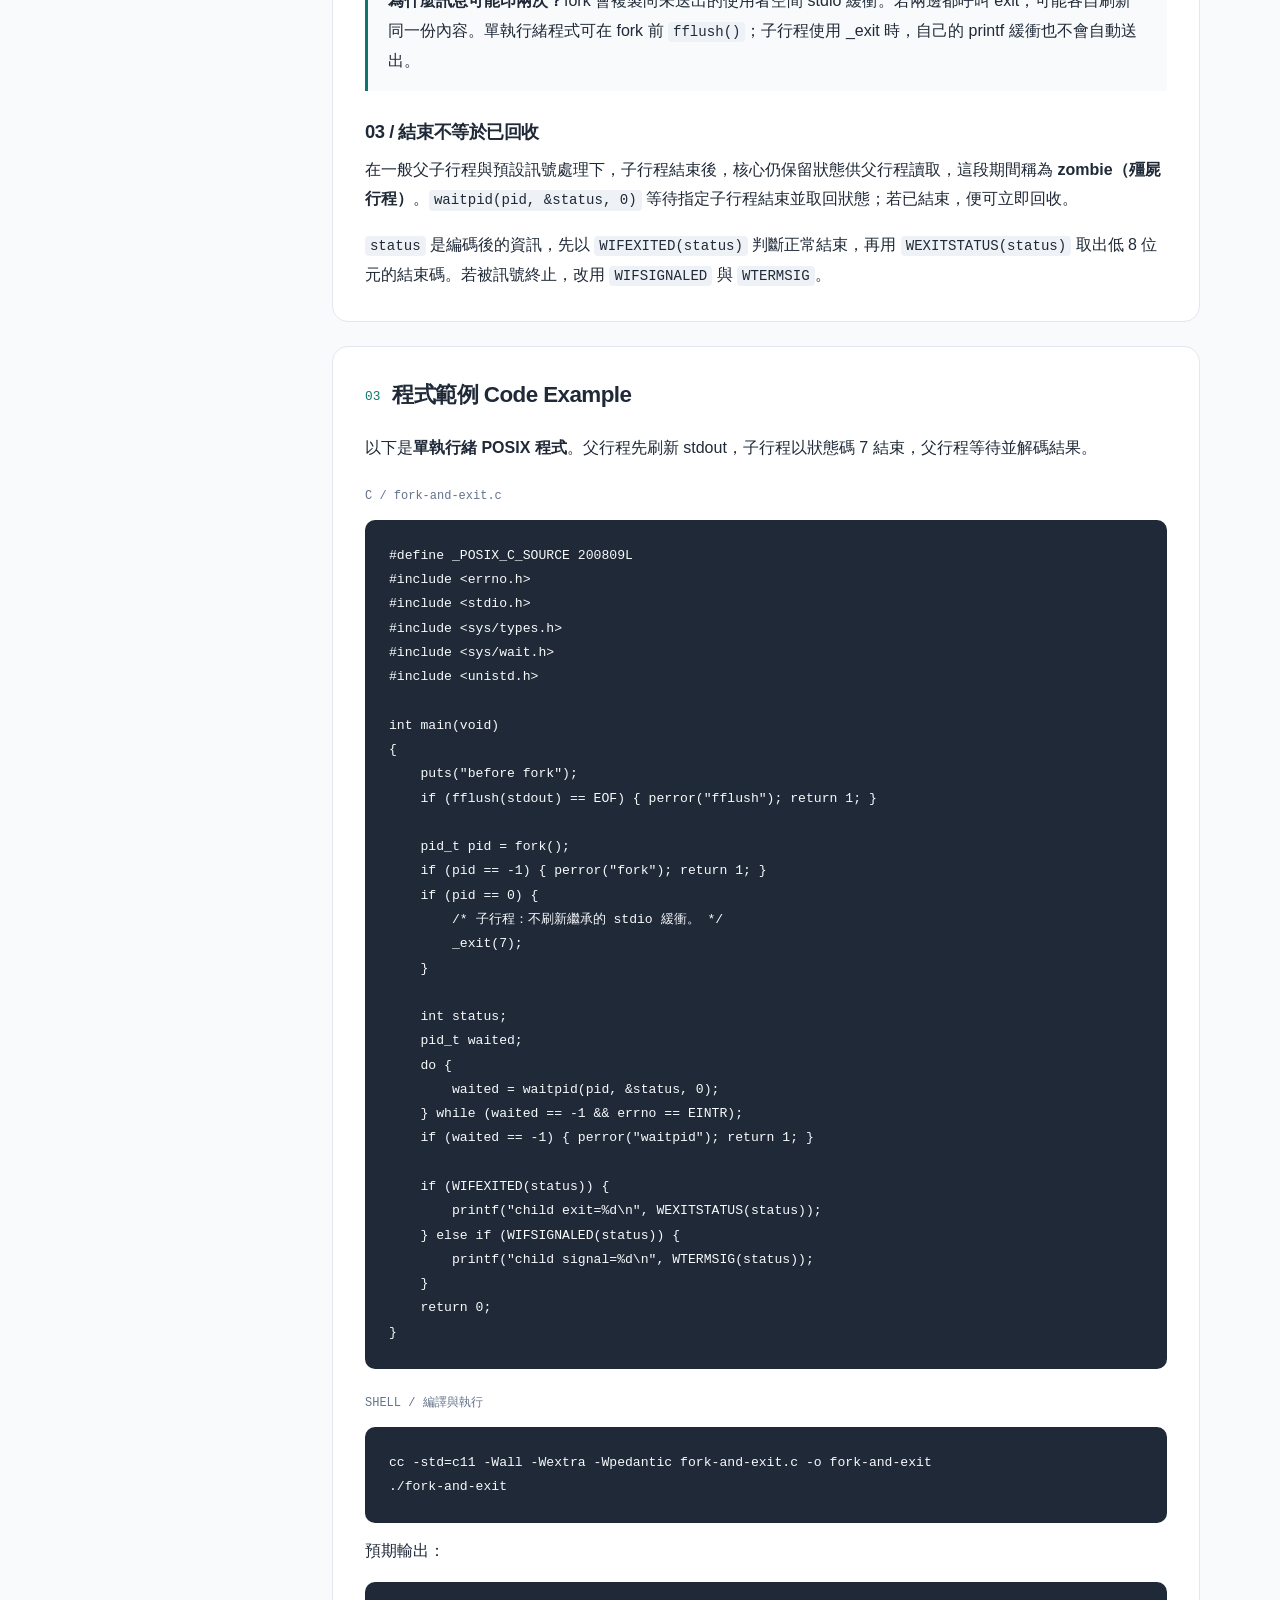
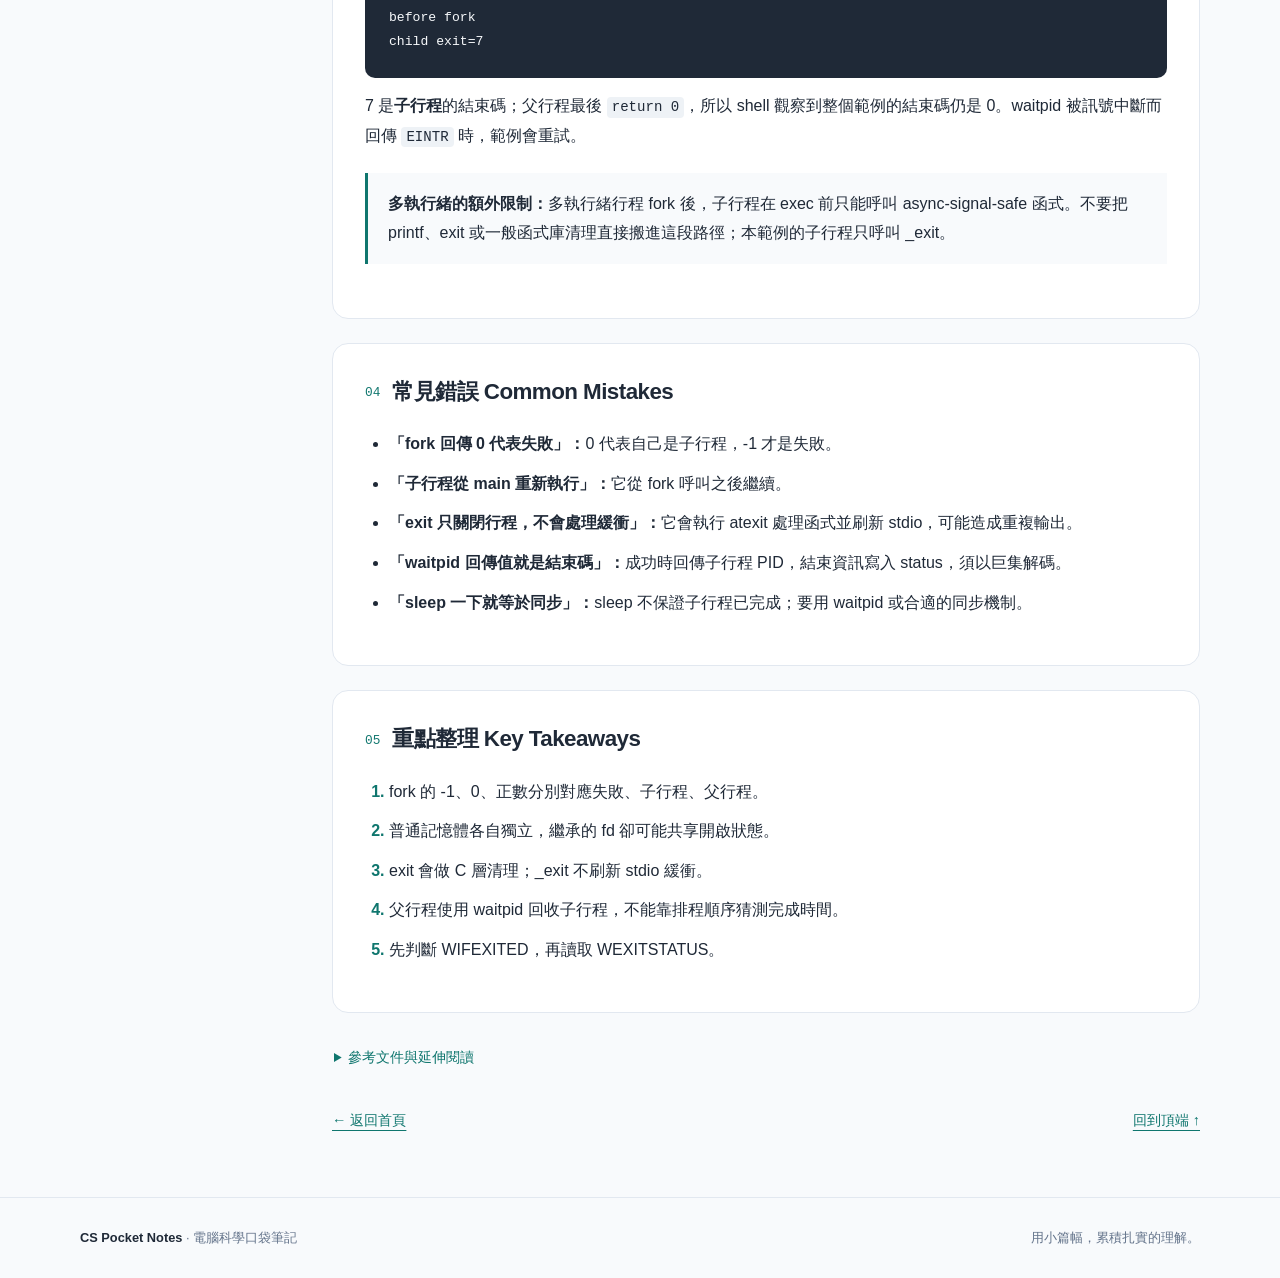
<file: notes/fork-and-exit.html>
<!doctype html>
<html lang="zh-Hant">
<head>
  <meta charset="utf-8">
  <meta name="viewport" content="width=device-width, initial-scale=1">
  <meta name="description" content="看懂 fork 的兩條執行路徑，分清 exit 與 _exit，並用 waitpid 取得子行程的結束狀態。">
  <title>fork 與 exit：行程的建立與結束 — CS Pocket Notes</title>
  <link rel="stylesheet" href="../assets/style.css">
</head>
<body>
  <a class="skip-link" href="#main">跳至主要內容</a>
  <header class="site-header"><div class="container header-inner">
    <a class="brand" href="../index.html" aria-label="CS Pocket Notes 首頁"><span class="brand-mark" aria-hidden="true">&lt;/&gt;</span>CS Pocket Notes</a>
    <nav class="site-nav" aria-label="主要導覽"><a href="../index.html#notes">所有筆記</a><a href="../index.html#about">關於本站</a></nav>
  </div></header>
  <main id="main" class="container">
    <nav class="breadcrumb" aria-label="麵包屑導覽"><a href="../index.html">首頁</a><span aria-hidden="true">/</span><span>fork 與 exit：行程的建立與結束</span></nav>
    <header class="note-heading"><p class="eyebrow">UNIX / C · 行程控制 / PROCESS</p><h1>fork 與 exit：行程的建立與結束</h1><p class="note-deck">看懂 fork 的兩條執行路徑，分清 exit 與 _exit，並用 waitpid 取得子行程的結束狀態。</p></header>
    <div class="note-layout">
      <nav class="toc" aria-label="本篇目錄"><h2>本篇目錄</h2><ol>
        <li><a href="#quick-summary">01 快速摘要</a></li>
        <li><a href="#core-concepts">02 核心觀念</a></li>
        <li><a href="#code-example">03 程式範例</a></li>
        <li><a href="#common-mistakes">04 常見錯誤</a></li>
        <li><a href="#key-takeaways">05 重點整理</a></li>
      </ol></nav>
      <article class="note-content" aria-label="筆記內容">
        <section id="quick-summary" class="note-section summary">
          <h2><span class="section-number">01</span>快速摘要 <span lang="en">Quick Summary</span></h2>
          <p><code>fork()</code> 成功後，父、子行程都從呼叫之後繼續執行，並用不同回傳值區分角色。<code>exit()</code> 會進行 C 函式庫的結束清理，<code>_exit()</code> 不刷新 stdio 緩衝；父行程通常用 <code>waitpid()</code> 取得子行程狀態並完成回收。</p>
        </section>
        <section id="core-concepts" class="note-section">
          <h2><span class="section-number">02</span>核心觀念 <span lang="en">Core Concepts</span></h2>
          <h3>01 / 一次 fork，兩條路徑</h3>
          <div class="table-wrap"><table><caption>fork() 的回傳值與角色</caption><thead><tr><th scope="col">回傳值</th><th scope="col">目前角色</th><th scope="col">如何處理</th></tr></thead><tbody>
          <tr><th scope="row"><code>-1</code></th><td>建立失敗，只有原行程</td><td>檢查 errno，不會產生子行程</td></tr>
          <tr><th scope="row"><code>0</code></th><td>子行程</td><td>執行子行程分支</td></tr>
          <tr><th scope="row">大於 0</th><td>父行程</td><td>回傳值是新子行程的 PID</td></tr>
          </tbody></table></div>
          <p>父、子行程有各自的普通變數與位址空間；子行程修改普通變數，不會直接改動父行程那份。繼承的 fd 則指向相同的 open file description，因此可能共享檔案位移。明確建立的共享記憶體是另一種機制。</p>
          <p>作業系統的排程決定誰先執行，不能假設父行程一定先跑。<code>fork()</code> 建立新行程，<code>exec</code> 家族則用新程式替換目前行程的程式映像；兩者常配合使用。</p>
          <h3>02 / exit 與 _exit 差在哪裡？</h3>
          <div class="table-wrap"><table><caption>正常結束與直接結束的比較</caption><thead><tr><th scope="col">方式</th><th scope="col">atexit 處理函式</th><th scope="col">刷新 stdio 緩衝</th></tr></thead><tbody>
          <tr><th scope="row"><code>exit(status)</code></th><td>會呼叫</td><td>會</td></tr>
          <tr><th scope="row"><code>return status</code>（從 main）</th><td>等同正常 exit 流程</td><td>會</td></tr>
          <tr><th scope="row"><code>_exit(status)</code></th><td>不會呼叫</td><td>不會</td></tr>
          </tbody></table></div>
          <p><code>_exit()</code> 仍會關閉行程的開啟描述符，不等於「核心完全不清理」。它適合用在 fork 後即將結束的子行程路徑，例如 exec 失敗後，避免重跑父行程的 C 層清理。</p>
          <div class="callout"><p><strong>為什麼訊息可能印兩次？</strong>fork 會複製尚未送出的使用者空間 stdio 緩衝。若兩邊都呼叫 exit，可能各自刷新同一份內容。單執行緒程式可在 fork 前 <code>fflush()</code>；子行程使用 _exit 時，自己的 printf 緩衝也不會自動送出。</p></div>
          <h3>03 / 結束不等於已回收</h3>
          <p>在一般父子行程與預設訊號處理下，子行程結束後，核心仍保留狀態供父行程讀取，這段期間稱為 <strong>zombie（殭屍行程）</strong>。<code>waitpid(pid, &amp;status, 0)</code> 等待指定子行程結束並取回狀態；若已結束，便可立即回收。</p>
          <p><code>status</code> 是編碼後的資訊，先以 <code>WIFEXITED(status)</code> 判斷正常結束，再用 <code>WEXITSTATUS(status)</code> 取出低 8 位元的結束碼。若被訊號終止，改用 <code>WIFSIGNALED</code> 與 <code>WTERMSIG</code>。</p>
        </section>
        <section id="code-example" class="note-section">
          <h2><span class="section-number">03</span>程式範例 <span lang="en">Code Example</span></h2>
          <p>以下是<strong>單執行緒 POSIX 程式</strong>。父行程先刷新 stdout，子行程以狀態碼 7 結束，父行程等待並解碼結果。</p><p class="code-label">C / fork-and-exit.c</p><pre><code class="language-c">#define _POSIX_C_SOURCE 200809L
#include &lt;errno.h&gt;
#include &lt;stdio.h&gt;
#include &lt;sys/types.h&gt;
#include &lt;sys/wait.h&gt;
#include &lt;unistd.h&gt;

int main(void)
{
    puts(&quot;before fork&quot;);
    if (fflush(stdout) == EOF) { perror(&quot;fflush&quot;); return 1; }

    pid_t pid = fork();
    if (pid == -1) { perror(&quot;fork&quot;); return 1; }
    if (pid == 0) {
        /* 子行程：不刷新繼承的 stdio 緩衝。 */
        _exit(7);
    }

    int status;
    pid_t waited;
    do {
        waited = waitpid(pid, &amp;status, 0);
    } while (waited == -1 &amp;&amp; errno == EINTR);
    if (waited == -1) { perror(&quot;waitpid&quot;); return 1; }

    if (WIFEXITED(status)) {
        printf(&quot;child exit=%d\n&quot;, WEXITSTATUS(status));
    } else if (WIFSIGNALED(status)) {
        printf(&quot;child signal=%d\n&quot;, WTERMSIG(status));
    }
    return 0;
}</code></pre>
          <p class="code-label">SHELL / 編譯與執行</p><pre><code>cc -std=c11 -Wall -Wextra -Wpedantic fork-and-exit.c -o fork-and-exit
./fork-and-exit</code></pre>
          <p>預期輸出：</p><pre><code>before fork
child exit=7</code></pre>
          <p>7 是<strong>子行程</strong>的結束碼；父行程最後 <code>return 0</code>，所以 shell 觀察到整個範例的結束碼仍是 0。waitpid 被訊號中斷而回傳 <code>EINTR</code> 時，範例會重試。</p>
          <div class="callout"><p><strong>多執行緒的額外限制：</strong>多執行緒行程 fork 後，子行程在 exec 前只能呼叫 async-signal-safe 函式。不要把 printf、exit 或一般函式庫清理直接搬進這段路徑；本範例的子行程只呼叫 _exit。</p></div>
        </section>
        <section id="common-mistakes" class="note-section">
          <h2><span class="section-number">04</span>常見錯誤 <span lang="en">Common Mistakes</span></h2>
          <ul><li><strong>「fork 回傳 0 代表失敗」：</strong>0 代表自己是子行程，-1 才是失敗。</li><li><strong>「子行程從 main 重新執行」：</strong>它從 fork 呼叫之後繼續。</li><li><strong>「exit 只關閉行程，不會處理緩衝」：</strong>它會執行 atexit 處理函式並刷新 stdio，可能造成重複輸出。</li><li><strong>「waitpid 回傳值就是結束碼」：</strong>成功時回傳子行程 PID，結束資訊寫入 status，須以巨集解碼。</li><li><strong>「sleep 一下就等於同步」：</strong>sleep 不保證子行程已完成；要用 waitpid 或合適的同步機制。</li></ul>
        </section>
        <section id="key-takeaways" class="note-section takeaways">
          <h2><span class="section-number">05</span>重點整理 <span lang="en">Key Takeaways</span></h2>
          <ol><li>fork 的 -1、0、正數分別對應失敗、子行程、父行程。</li><li>普通記憶體各自獨立，繼承的 fd 卻可能共享開啟狀態。</li><li>exit 會做 C 層清理；_exit 不刷新 stdio 緩衝。</li><li>父行程使用 waitpid 回收子行程，不能靠排程順序猜測完成時間。</li><li>先判斷 WIFEXITED，再讀取 WEXITSTATUS。</li></ol>
        </section>
        <details class="references"><summary>參考文件與延伸閱讀</summary><p>以下為 Linux man-pages 專案文件；本文以 POSIX 共通觀念為主，平台差異另行註明。</p><ul><li><a href="https://man7.org/linux/man-pages/man2/fork.2.html">fork(2)：記憶體、繼承與多執行緒限制</a></li><li><a href="https://man7.org/linux/man-pages/man3/exit.3.html">exit(3)：正常結束清理</a></li><li><a href="https://man7.org/linux/man-pages/man2/_exit.2.html">_exit(2)：直接結束與 stdio</a></li><li><a href="https://man7.org/linux/man-pages/man2/wait.2.html">wait(2)：waitpid 與狀態巨集</a></li><li><a href="file-offset.html">相關筆記：檔案位移與共享狀態</a></li></ul></details>
        <div class="note-bottom"><a href="../index.html">← 返回首頁</a><a href="#main">回到頂端 ↑</a></div>
      </article>
    </div>
  </main>
  <footer class="site-footer"><div class="container footer-inner"><p><strong>CS Pocket Notes</strong> · 電腦科學口袋筆記</p><p>用小篇幅，累積扎實的理解。</p></div></footer>
</body>
</html>
</file>
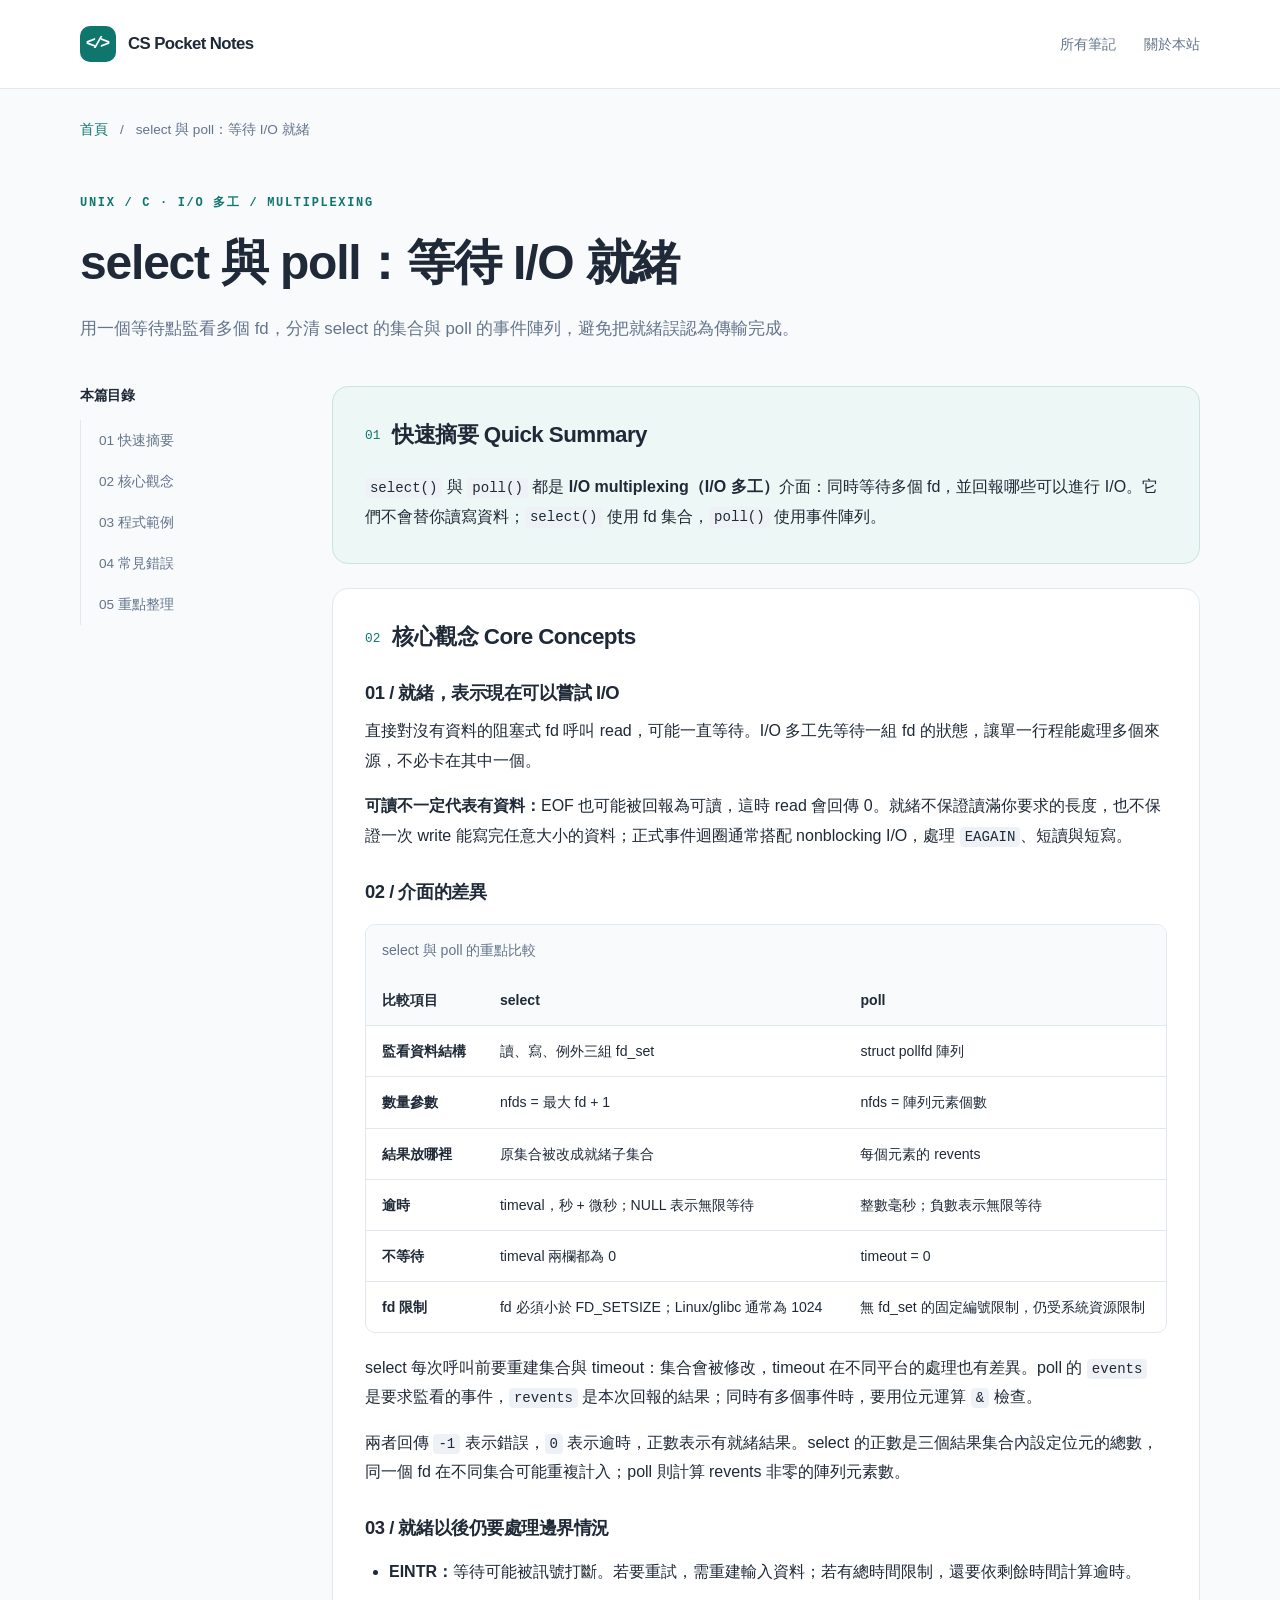
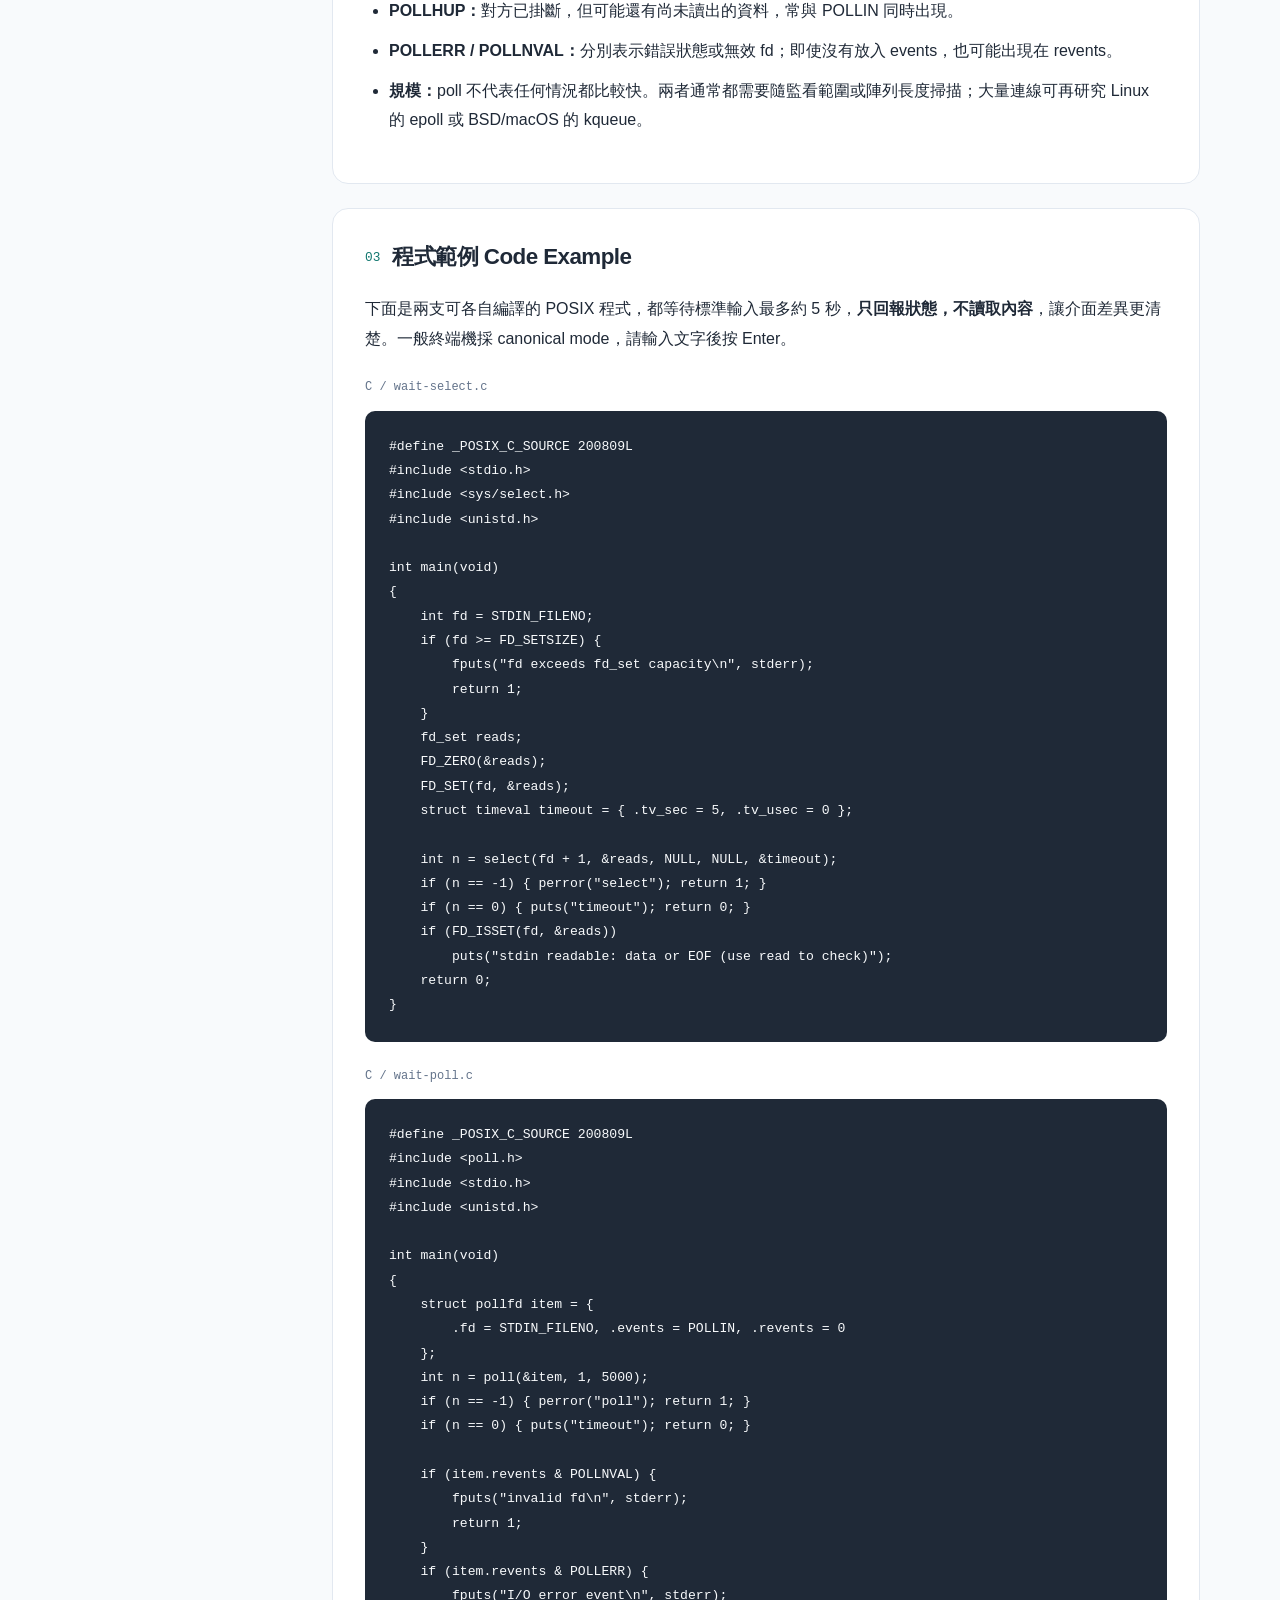
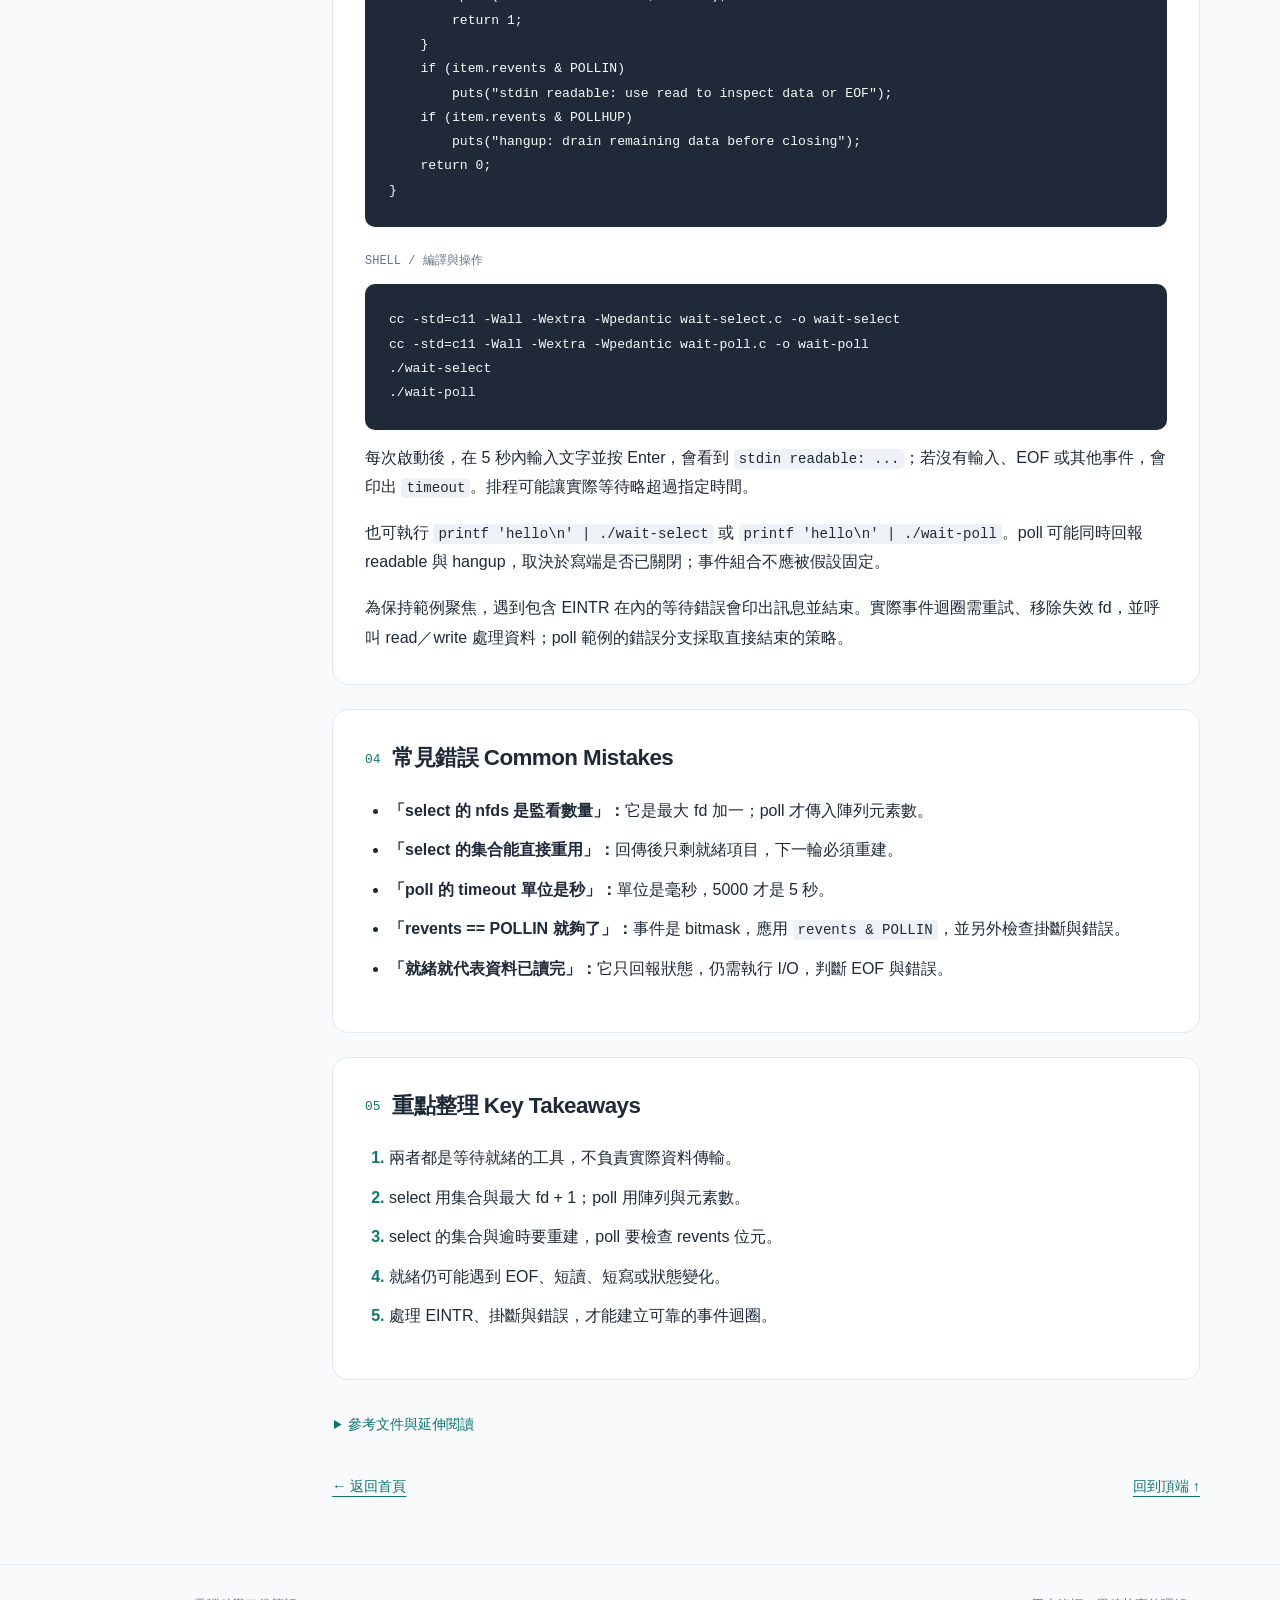
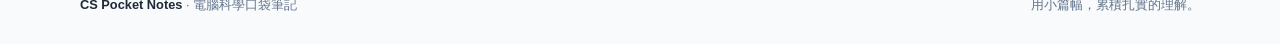
<file: notes/select-vs-poll.html>
<!doctype html>
<html lang="zh-Hant">
<head>
  <meta charset="utf-8">
  <meta name="viewport" content="width=device-width, initial-scale=1">
  <meta name="description" content="用一個等待點監看多個 fd，分清 select 的集合與 poll 的事件陣列，避免把就緒誤認為傳輸完成。">
  <title>select 與 poll：等待 I/O 就緒 — CS Pocket Notes</title>
  <link rel="stylesheet" href="../assets/style.css">
</head>
<body>
  <a class="skip-link" href="#main">跳至主要內容</a>
  <header class="site-header"><div class="container header-inner">
    <a class="brand" href="../index.html" aria-label="CS Pocket Notes 首頁"><span class="brand-mark" aria-hidden="true">&lt;/&gt;</span>CS Pocket Notes</a>
    <nav class="site-nav" aria-label="主要導覽"><a href="../index.html#notes">所有筆記</a><a href="../index.html#about">關於本站</a></nav>
  </div></header>
  <main id="main" class="container">
    <nav class="breadcrumb" aria-label="麵包屑導覽"><a href="../index.html">首頁</a><span aria-hidden="true">/</span><span>select 與 poll：等待 I/O 就緒</span></nav>
    <header class="note-heading"><p class="eyebrow">UNIX / C · I/O 多工 / MULTIPLEXING</p><h1>select 與 poll：等待 I/O 就緒</h1><p class="note-deck">用一個等待點監看多個 fd，分清 select 的集合與 poll 的事件陣列，避免把就緒誤認為傳輸完成。</p></header>
    <div class="note-layout">
      <nav class="toc" aria-label="本篇目錄"><h2>本篇目錄</h2><ol>
        <li><a href="#quick-summary">01 快速摘要</a></li>
        <li><a href="#core-concepts">02 核心觀念</a></li>
        <li><a href="#code-example">03 程式範例</a></li>
        <li><a href="#common-mistakes">04 常見錯誤</a></li>
        <li><a href="#key-takeaways">05 重點整理</a></li>
      </ol></nav>
      <article class="note-content" aria-label="筆記內容">
        <section id="quick-summary" class="note-section summary">
          <h2><span class="section-number">01</span>快速摘要 <span lang="en">Quick Summary</span></h2>
          <p><code>select()</code> 與 <code>poll()</code> 都是 <strong>I/O multiplexing（I/O 多工）</strong>介面：同時等待多個 fd，並回報哪些可以進行 I/O。它們不會替你讀寫資料；<code>select()</code> 使用 fd 集合，<code>poll()</code> 使用事件陣列。</p>
        </section>
        <section id="core-concepts" class="note-section">
          <h2><span class="section-number">02</span>核心觀念 <span lang="en">Core Concepts</span></h2>
          <h3>01 / 就緒，表示現在可以嘗試 I/O</h3>
          <p>直接對沒有資料的阻塞式 fd 呼叫 read，可能一直等待。I/O 多工先等待一組 fd 的狀態，讓單一行程能處理多個來源，不必卡在其中一個。</p>
          <p><strong>可讀不一定代表有資料：</strong>EOF 也可能被回報為可讀，這時 read 會回傳 0。就緒不保證讀滿你要求的長度，也不保證一次 write 能寫完任意大小的資料；正式事件迴圈通常搭配 nonblocking I/O，處理 <code>EAGAIN</code>、短讀與短寫。</p>
          <h3>02 / 介面的差異</h3>
          <div class="table-wrap"><table><caption>select 與 poll 的重點比較</caption><thead><tr><th scope="col">比較項目</th><th scope="col">select</th><th scope="col">poll</th></tr></thead><tbody>
          <tr><th scope="row">監看資料結構</th><td>讀、寫、例外三組 fd_set</td><td>struct pollfd 陣列</td></tr>
          <tr><th scope="row">數量參數</th><td>nfds = 最大 fd + 1</td><td>nfds = 陣列元素個數</td></tr>
          <tr><th scope="row">結果放哪裡</th><td>原集合被改成就緒子集合</td><td>每個元素的 revents</td></tr>
          <tr><th scope="row">逾時</th><td>timeval，秒 + 微秒；NULL 表示無限等待</td><td>整數毫秒；負數表示無限等待</td></tr>
          <tr><th scope="row">不等待</th><td>timeval 兩欄都為 0</td><td>timeout = 0</td></tr>
          <tr><th scope="row">fd 限制</th><td>fd 必須小於 FD_SETSIZE；Linux/glibc 通常為 1024</td><td>無 fd_set 的固定編號限制，仍受系統資源限制</td></tr>
          </tbody></table></div>
          <p>select 每次呼叫前要重建集合與 timeout：集合會被修改，timeout 在不同平台的處理也有差異。poll 的 <code>events</code> 是要求監看的事件，<code>revents</code> 是本次回報的結果；同時有多個事件時，要用位元運算 <code>&amp;</code> 檢查。</p>
          <p>兩者回傳 <code>-1</code> 表示錯誤，<code>0</code> 表示逾時，正數表示有就緒結果。select 的正數是三個結果集合內設定位元的總數，同一個 fd 在不同集合可能重複計入；poll 則計算 revents 非零的陣列元素數。</p>
          <h3>03 / 就緒以後仍要處理邊界情況</h3>
          <ul><li><strong>EINTR：</strong>等待可能被訊號打斷。若要重試，需重建輸入資料；若有總時間限制，還要依剩餘時間計算逾時。</li><li><strong>POLLHUP：</strong>對方已掛斷，但可能還有尚未讀出的資料，常與 POLLIN 同時出現。</li><li><strong>POLLERR / POLLNVAL：</strong>分別表示錯誤狀態或無效 fd；即使沒有放入 events，也可能出現在 revents。</li><li><strong>規模：</strong>poll 不代表任何情況都比較快。兩者通常都需要隨監看範圍或陣列長度掃描；大量連線可再研究 Linux 的 epoll 或 BSD/macOS 的 kqueue。</li></ul>
        </section>
        <section id="code-example" class="note-section">
          <h2><span class="section-number">03</span>程式範例 <span lang="en">Code Example</span></h2>
          <p>下面是兩支可各自編譯的 POSIX 程式，都等待標準輸入最多約 5 秒，<strong>只回報狀態，不讀取內容</strong>，讓介面差異更清楚。一般終端機採 canonical mode，請輸入文字後按 Enter。</p>
          <p class="code-label">C / wait-select.c</p><pre><code class="language-c">#define _POSIX_C_SOURCE 200809L
#include &lt;stdio.h&gt;
#include &lt;sys/select.h&gt;
#include &lt;unistd.h&gt;

int main(void)
{
    int fd = STDIN_FILENO;
    if (fd &gt;= FD_SETSIZE) {
        fputs(&quot;fd exceeds fd_set capacity\n&quot;, stderr);
        return 1;
    }
    fd_set reads;
    FD_ZERO(&amp;reads);
    FD_SET(fd, &amp;reads);
    struct timeval timeout = { .tv_sec = 5, .tv_usec = 0 };

    int n = select(fd + 1, &amp;reads, NULL, NULL, &amp;timeout);
    if (n == -1) { perror(&quot;select&quot;); return 1; }
    if (n == 0) { puts(&quot;timeout&quot;); return 0; }
    if (FD_ISSET(fd, &amp;reads))
        puts(&quot;stdin readable: data or EOF (use read to check)&quot;);
    return 0;
}</code></pre>
          <p class="code-label">C / wait-poll.c</p><pre><code class="language-c">#define _POSIX_C_SOURCE 200809L
#include &lt;poll.h&gt;
#include &lt;stdio.h&gt;
#include &lt;unistd.h&gt;

int main(void)
{
    struct pollfd item = {
        .fd = STDIN_FILENO, .events = POLLIN, .revents = 0
    };
    int n = poll(&amp;item, 1, 5000);
    if (n == -1) { perror(&quot;poll&quot;); return 1; }
    if (n == 0) { puts(&quot;timeout&quot;); return 0; }

    if (item.revents &amp; POLLNVAL) {
        fputs(&quot;invalid fd\n&quot;, stderr);
        return 1;
    }
    if (item.revents &amp; POLLERR) {
        fputs(&quot;I/O error event\n&quot;, stderr);
        return 1;
    }
    if (item.revents &amp; POLLIN)
        puts(&quot;stdin readable: use read to inspect data or EOF&quot;);
    if (item.revents &amp; POLLHUP)
        puts(&quot;hangup: drain remaining data before closing&quot;);
    return 0;
}</code></pre>
          <p class="code-label">SHELL / 編譯與操作</p><pre><code>cc -std=c11 -Wall -Wextra -Wpedantic wait-select.c -o wait-select
cc -std=c11 -Wall -Wextra -Wpedantic wait-poll.c -o wait-poll
./wait-select
./wait-poll</code></pre>
          <p>每次啟動後，在 5 秒內輸入文字並按 Enter，會看到 <code>stdin readable: ...</code>；若沒有輸入、EOF 或其他事件，會印出 <code>timeout</code>。排程可能讓實際等待略超過指定時間。</p>
          <p>也可執行 <code>printf 'hello\n' | ./wait-select</code> 或 <code>printf 'hello\n' | ./wait-poll</code>。poll 可能同時回報 readable 與 hangup，取決於寫端是否已關閉；事件組合不應被假設固定。</p>
          <p>為保持範例聚焦，遇到包含 EINTR 在內的等待錯誤會印出訊息並結束。實際事件迴圈需重試、移除失效 fd，並呼叫 read／write 處理資料；poll 範例的錯誤分支採取直接結束的策略。</p>
        </section>
        <section id="common-mistakes" class="note-section">
          <h2><span class="section-number">04</span>常見錯誤 <span lang="en">Common Mistakes</span></h2>
          <ul><li><strong>「select 的 nfds 是監看數量」：</strong>它是最大 fd 加一；poll 才傳入陣列元素數。</li><li><strong>「select 的集合能直接重用」：</strong>回傳後只剩就緒項目，下一輪必須重建。</li><li><strong>「poll 的 timeout 單位是秒」：</strong>單位是毫秒，5000 才是 5 秒。</li><li><strong>「revents == POLLIN 就夠了」：</strong>事件是 bitmask，應用 <code>revents &amp; POLLIN</code>，並另外檢查掛斷與錯誤。</li><li><strong>「就緒就代表資料已讀完」：</strong>它只回報狀態，仍需執行 I/O，判斷 EOF 與錯誤。</li></ul>
        </section>
        <section id="key-takeaways" class="note-section takeaways">
          <h2><span class="section-number">05</span>重點整理 <span lang="en">Key Takeaways</span></h2>
          <ol><li>兩者都是等待就緒的工具，不負責實際資料傳輸。</li><li>select 用集合與最大 fd + 1；poll 用陣列與元素數。</li><li>select 的集合與逾時要重建，poll 要檢查 revents 位元。</li><li>就緒仍可能遇到 EOF、短讀、短寫或狀態變化。</li><li>處理 EINTR、掛斷與錯誤，才能建立可靠的事件迴圈。</li></ol>
        </section>
        <details class="references"><summary>參考文件與延伸閱讀</summary><p>以下為 Linux man-pages 專案文件；本文以 POSIX 共通觀念為主，平台差異另行註明。</p><ul><li><a href="https://man7.org/linux/man-pages/man2/select.2.html">select(2)：集合、逾時與就緒語意</a></li><li><a href="https://man7.org/linux/man-pages/man2/poll.2.html">poll(2)：事件、回傳值與掛斷</a></li><li><a href="https://man7.org/linux/man-pages/man2/read.2.html">read(2)：短讀與 EOF</a></li></ul></details>
        <div class="note-bottom"><a href="../index.html">← 返回首頁</a><a href="#main">回到頂端 ↑</a></div>
      </article>
    </div>
  </main>
  <footer class="site-footer"><div class="container footer-inner"><p><strong>CS Pocket Notes</strong> · 電腦科學口袋筆記</p><p>用小篇幅，累積扎實的理解。</p></div></footer>
</body>
</html>
</file>
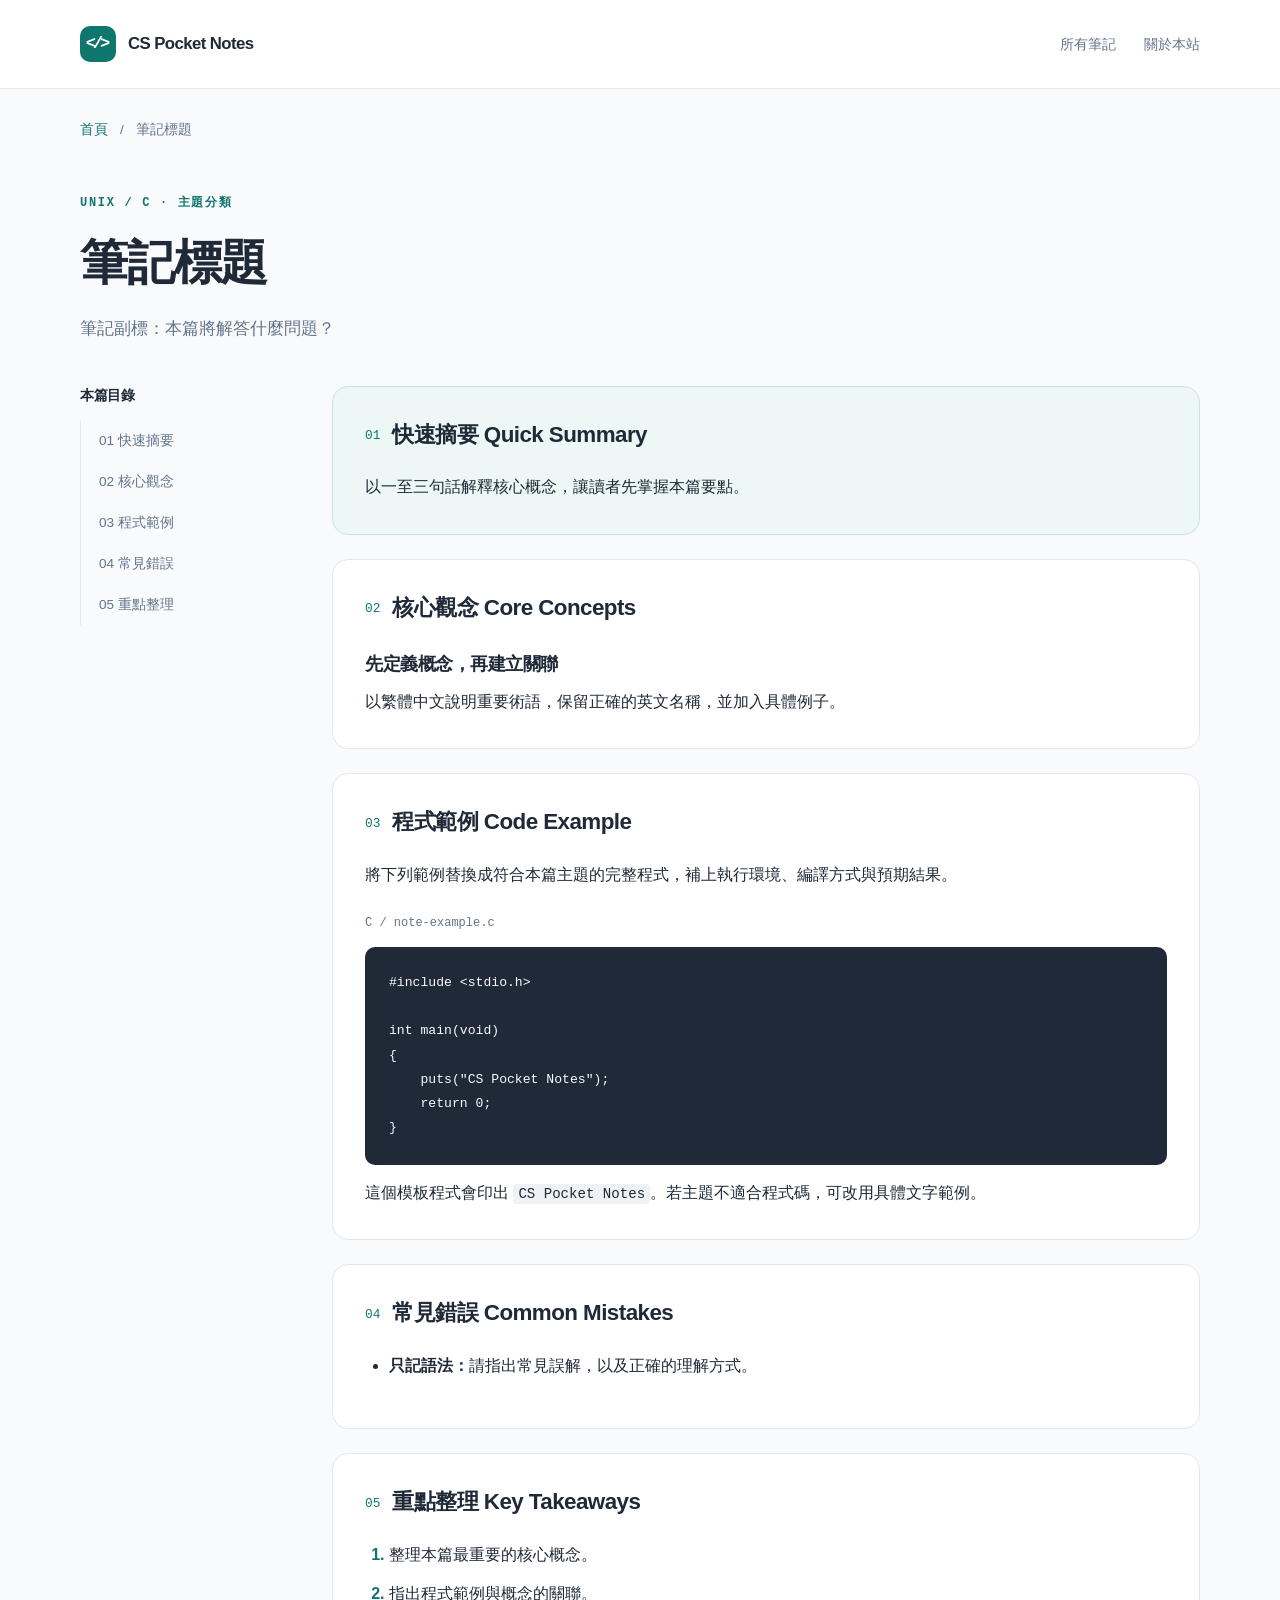
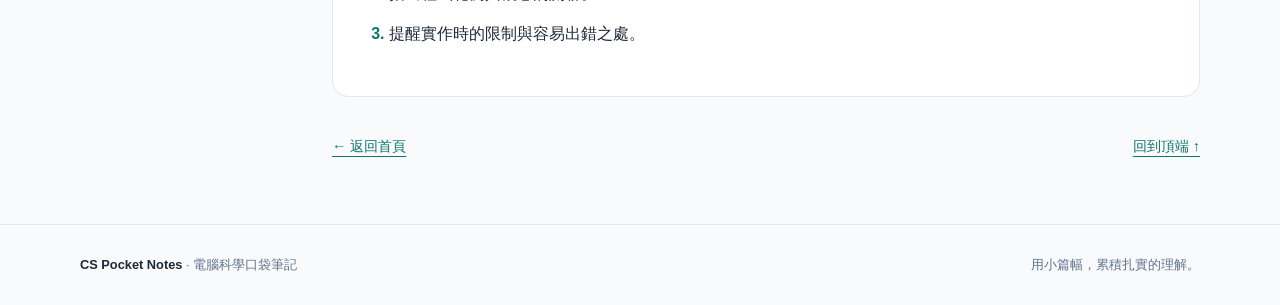
<file: templates/note-template.html>
<!doctype html>
<html lang="zh-Hant">
<head>
  <meta charset="utf-8">
  <meta name="viewport" content="width=device-width, initial-scale=1">
  <meta name="description" content="筆記摘要：用一至三句話說明主題與學習目標。">
  <title>筆記標題 — CS Pocket Notes</title>
  <link rel="stylesheet" href="../assets/style.css">
</head>
<body>
  <!-- 複製到 notes/ 後替換標題、分類、摘要與五個區塊；保留共用結構及相對路徑。 -->
  <a class="skip-link" href="#main">跳至主要內容</a>
  <header class="site-header"><div class="container header-inner">
    <a class="brand" href="../index.html" aria-label="CS Pocket Notes 首頁"><span class="brand-mark" aria-hidden="true">&lt;/&gt;</span>CS Pocket Notes</a>
    <nav class="site-nav" aria-label="主要導覽"><a href="../index.html#notes">所有筆記</a><a href="../index.html#about">關於本站</a></nav>
  </div></header>
  <main id="main" class="container">
    <nav class="breadcrumb" aria-label="麵包屑導覽"><a href="../index.html">首頁</a><span aria-hidden="true">/</span><span>筆記標題</span></nav>
    <header class="note-heading"><p class="eyebrow">UNIX / C · 主題分類</p><h1>筆記標題</h1><p class="note-deck">筆記副標：本篇將解答什麼問題？</p></header>
    <div class="note-layout">
      <nav class="toc" aria-label="本篇目錄"><h2>本篇目錄</h2><ol>
        <li><a href="#quick-summary">01 快速摘要</a></li>
        <li><a href="#core-concepts">02 核心觀念</a></li>
        <li><a href="#code-example">03 程式範例</a></li>
        <li><a href="#common-mistakes">04 常見錯誤</a></li>
        <li><a href="#key-takeaways">05 重點整理</a></li>
      </ol></nav>
      <article class="note-content" aria-label="筆記內容">
        <section id="quick-summary" class="note-section summary">
          <h2><span class="section-number">01</span>快速摘要 <span lang="en">Quick Summary</span></h2>
          <p>以一至三句話解釋核心概念，讓讀者先掌握本篇要點。</p>
        </section>
        <section id="core-concepts" class="note-section">
          <h2><span class="section-number">02</span>核心觀念 <span lang="en">Core Concepts</span></h2>
          <h3>先定義概念，再建立關聯</h3><p>以繁體中文說明重要術語，保留正確的英文名稱，並加入具體例子。</p>
        </section>
        <section id="code-example" class="note-section">
          <h2><span class="section-number">03</span>程式範例 <span lang="en">Code Example</span></h2>
          <p>將下列範例替換成符合本篇主題的完整程式，補上執行環境、編譯方式與預期結果。</p>
          <p class="code-label">C / note-example.c</p>
          <pre><code class="language-c">#include &lt;stdio.h&gt;

int main(void)
{
    puts("CS Pocket Notes");
    return 0;
}</code></pre>
          <p>這個模板程式會印出 <code>CS Pocket Notes</code>。若主題不適合程式碼，可改用具體文字範例。</p>
        </section>
        <section id="common-mistakes" class="note-section">
          <h2><span class="section-number">04</span>常見錯誤 <span lang="en">Common Mistakes</span></h2>
          <ul><li><strong>只記語法：</strong>請指出常見誤解，以及正確的理解方式。</li></ul>
        </section>
        <section id="key-takeaways" class="note-section takeaways">
          <h2><span class="section-number">05</span>重點整理 <span lang="en">Key Takeaways</span></h2>
          <ol><li>整理本篇最重要的核心概念。</li><li>指出程式範例與概念的關聯。</li><li>提醒實作時的限制與容易出錯之處。</li></ol>
        </section>
        <!-- 有查證來源時，在這裡加入 details.references 與官方文件連結。 -->
        <div class="note-bottom"><a href="../index.html">← 返回首頁</a><a href="#main">回到頂端 ↑</a></div>
      </article>
    </div>
  </main>
  <footer class="site-footer"><div class="container footer-inner"><p><strong>CS Pocket Notes</strong> · 電腦科學口袋筆記</p><p>用小篇幅，累積扎實的理解。</p></div></footer>
</body>
</html>
</file>
<file: assets/style.css>
:root {
  color-scheme: light;
  --primary: #0F766E;
  --heading: #1F2937;
  --background: #F8FAFC;
  --surface: #FFFFFF;
  --muted: #64748B;
  --border: #E2E8F0;
  --tint: #EDF7F5;
  --radius: 16px;
}

* { box-sizing: border-box; }
html { scroll-padding-top: 24px; }
body {
  margin: 0;
  background: var(--background);
  color: var(--heading);
  font-family: -apple-system, BlinkMacSystemFont, "Segoe UI", "Noto Sans TC", "PingFang TC", "Microsoft JhengHei", sans-serif;
  font-size: 16px;
  line-height: 1.85;
  overflow-wrap: anywhere;
}
a { color: var(--primary); text-underline-offset: 5px; }
a:hover { text-decoration-thickness: 2px; }
a:focus-visible, [tabindex]:focus-visible, summary:focus-visible {
  outline: 3px solid var(--primary);
  outline-offset: 5px;
  border-radius: 3px;
}
h1, h2, h3, p { margin-top: 0; }
h1, h2, h3 { line-height: 1.4; letter-spacing: -.025em; }
h1 { font-size: clamp(2rem, 4.3vw, 3.75rem); font-weight: 750; }
h2 { font-size: 1.65rem; }
h3 { font-size: 1.15rem; }
p:last-child { margin-bottom: 0; }
.container { width: min(1120px, calc(100% - 64px)); margin-inline: auto; }
.skip-link { position: absolute; top: -100px; left: 20px; z-index: 10; padding: 8px 16px; background: white; }
.skip-link:focus { top: 10px; }
.site-header { background: var(--surface); border-bottom: 1px solid var(--border); }
.header-inner { min-height: 88px; display: flex; justify-content: space-between; align-items: center; gap: 24px; }
.brand { display: inline-flex; gap: 12px; align-items: center; color: var(--heading); font-size: 1.05rem; font-weight: 750; text-decoration: none; letter-spacing: -.035em; }
.brand-mark { display: grid; place-items: center; width: 36px; height: 36px; flex: 0 0 auto; border-radius: 10px; background: var(--primary); color: white; font-family: monospace; font-size: 17px; letter-spacing: -3px; padding-right: 3px; }
.site-nav { display: flex; gap: 28px; font-size: .9rem; }
.site-nav a { color: var(--muted); text-decoration: none; }
.site-nav a:hover, .site-nav a[aria-current] { color: var(--primary); }
.eyebrow { color: var(--primary); font: 650 .75rem/1.6 ui-monospace, SFMono-Regular, Consolas, monospace; letter-spacing: .14em; text-transform: uppercase; }
.hero { padding-block: 84px 72px; display: grid; grid-template-columns: 1.4fr 1fr; align-items: center; gap: 64px; }
.hero h1 { margin: 18px 0 22px; }
.hero h1 span { color: var(--primary); }
.hero-description { max-width: 34em; color: var(--muted); font-size: 1.05rem; }
.hero-actions { margin-top: 30px; display: flex; gap: 20px; align-items: center; flex-wrap: wrap; }
.button { display: inline-flex; align-items: center; justify-content: center; gap: 24px; border-radius: 9px; padding: 10px 22px; color: white; background: var(--primary); text-decoration: none; font-weight: 600; }
.button:hover { background: #115E59; }
.small-note { font-size: .8rem; color: var(--muted); }
.concept-preview { background: var(--surface); border: 1px solid var(--border); border-radius: var(--radius); box-shadow: 0 12px 36px #1F293708; overflow: hidden; }
.preview-label { display: flex; justify-content: space-between; padding: 14px 22px; border-bottom: 1px solid var(--border); color: var(--muted); font: .75rem/1.7 ui-monospace, Consolas, monospace; }
.preview-body { padding: 26px; }
.preview-body h2 { font-size: 1.1rem; margin: 10px 0 20px; }
.preview-body pre { margin: 0 0 20px; padding: 20px; background: var(--background); color: var(--heading); border: 1px solid var(--border); font-size: .85rem; }
.preview-body p { color: var(--muted); font-size: .85rem; }
.section-heading { display: flex; align-items: end; justify-content: space-between; gap: 24px; margin-bottom: 28px; }
.section-heading h2 { margin: 4px 0 0; }
.section-heading p { color: var(--muted); margin: 0; font-size: .9rem; }
.notes-section { padding-block: 26px 72px; }
.notes-grid { display: grid; grid-template-columns: repeat(3, minmax(0, 1fr)); gap: 24px; }
.note-card { display: flex; flex-direction: column; padding: 28px; background: var(--surface); border: 1px solid var(--border); border-radius: var(--radius); }
.card-topline { display: flex; justify-content: space-between; align-items: center; margin-bottom: 30px; }
.card-number { color: var(--muted); font: .8rem ui-monospace, Consolas, monospace; }
.tag { padding: 3px 10px; background: var(--tint); border-radius: 5px; color: var(--primary); font-size: .73rem; font-weight: 600; }
.note-card h3 { margin-bottom: 8px; font-size: 1.35rem; }
.card-subtitle { color: var(--primary); font: .8rem/1.7 ui-monospace, Consolas, monospace; margin-bottom: 18px; }
.card-description { color: var(--muted); font-size: .92rem; margin-bottom: 28px; }
.card-link { display: flex; justify-content: space-between; margin-top: auto; border-top: 1px solid var(--border); padding-top: 18px; text-decoration: none; font-size: .9rem; font-weight: 650; }
.about { padding: 32px 36px; display: grid; grid-template-columns: 1fr 2fr; gap: 32px; border: 1px solid var(--border); border-radius: var(--radius); margin-bottom: 72px; }
.about h2 { font-size: 1.2rem; margin: 5px 0; }
.about p { color: var(--muted); font-size: .92rem; }
.site-footer { border-top: 1px solid var(--border); padding-block: 28px; }
.footer-inner { display: flex; justify-content: space-between; gap: 20px; color: var(--muted); font-size: .8rem; }
.footer-inner strong { color: var(--heading); }
.footer-inner p { margin: 0; }
.breadcrumb { display: flex; flex-wrap: wrap; gap: 12px; font-size: .85rem; color: var(--muted); padding-block: 28px; }
.breadcrumb a { text-decoration: none; }
.note-heading { max-width: 850px; margin-block: 24px 42px; }
.note-heading h1 { font-size: clamp(2rem, 4vw, 3rem); margin: 16px 0; }
.note-deck { color: var(--muted); font-size: 1.05rem; }
.note-layout { display: grid; grid-template-columns: 210px minmax(0, 1fr); gap: 42px; align-items: start; padding-bottom: 64px; }
.toc { position: sticky; top: 28px; font-size: .85rem; }
.toc h2 { font-size: .85rem; margin-bottom: 15px; }
.toc ol { margin: 0; padding: 0; list-style: none; border-left: 1px solid var(--border); }
.toc a { display: block; padding: 8px 0 8px 18px; color: var(--muted); text-decoration: none; }
.toc a:hover { color: var(--primary); }
.note-content { min-width: 0; }
.note-section { background: var(--surface); border: 1px solid var(--border); border-radius: var(--radius); padding: 32px; margin-bottom: 24px; }
.note-section h2 { font-size: 1.4rem; margin-bottom: 22px; }
.section-number { color: var(--primary); font: .8rem ui-monospace, Consolas, monospace; margin-right: 12px; vertical-align: middle; letter-spacing: 0; }
.note-section h3 { margin-top: 28px; margin-bottom: 10px; }
.note-section h3:first-child { margin-top: 0; }
.note-section li { margin-bottom: 10px; }
.note-section ul, .note-section ol { padding-left: 1.5em; }
.summary { background: var(--tint); border-color: #CBE3DF; }
.summary p { margin-bottom: 0; }
code, pre { font-family: ui-monospace, SFMono-Regular, Menlo, Consolas, "Liberation Mono", monospace; }
:not(pre) > code { font-size: .88em; background: #EEF2F6; padding: .15em .35em; border-radius: 4px; }
pre { max-width: 100%; overflow-x: auto; white-space: pre; border-radius: 10px; padding: 24px; background: #1F2937; color: #F8FAFC; font-size: .82rem; line-height: 1.85; tab-size: 4; overflow-wrap: normal; }
pre code { font-size: inherit; }
.code-label { color: var(--muted); font: .75rem/1.7 ui-monospace, Consolas, monospace; margin-top: 24px; }
.callout { border-left: 3px solid var(--primary); background: var(--background); padding: 16px 20px; margin-block: 22px; }
.callout p { margin: 0; }
.table-wrap { overflow-x: auto; border: 1px solid var(--border); border-radius: 10px; margin-block: 20px; }
table { border-collapse: collapse; width: 100%; min-width: 520px; font-size: .88rem; text-align: left; }
caption { text-align: left; padding: 12px 16px; color: var(--muted); background: var(--background); }
th, td { padding: 12px 16px; vertical-align: top; border-bottom: 1px solid var(--border); }
thead { background: var(--background); }
tbody tr:last-child > * { border-bottom: 0; }
.takeaways li::marker { color: var(--primary); font-weight: bold; }
.references { padding: 8px 2px 24px; color: var(--muted); font-size: .85rem; }
.references summary { cursor: pointer; color: var(--primary); }
.references ul { padding-left: 22px; }
.note-bottom { display: flex; flex-wrap: wrap; justify-content: space-between; gap: 20px; padding-top: 12px; font-size: .9rem; }
@media (max-width: 900px) {
  .hero { gap: 32px; grid-template-columns: 1.2fr 1fr; }
  .notes-grid { gap: 16px; }
  .note-card { padding: 22px; }
  .note-layout { grid-template-columns: 170px minmax(0, 1fr); gap: 24px; }
}
@media (max-width: 700px) {
  .container { width: calc(100% - 36px); }
  .header-inner { min-height: 78px; gap: 12px; flex-wrap: wrap; padding-block: 16px; }
  .brand { font-size: .95rem; }
  .site-nav { gap: 18px; font-size: .82rem; }
  .hero { grid-template-columns: 1fr; padding-block: 48px; gap: 36px; }
  .hero h1 { font-size: 2.4rem; }
  .hero-description { font-size: 1rem; }
  .concept-preview { max-width: 100%; }
  .notes-grid { grid-template-columns: 1fr; gap: 20px; }
  .note-card { padding: 26px; }
  .card-topline { margin-bottom: 24px; }
  .section-heading { align-items: start; flex-direction: column; gap: 10px; }
  .notes-section { padding-block: 8px 40px; }
  .about { grid-template-columns: 1fr; padding: 26px; gap: 12px; margin-bottom: 44px; }
  .footer-inner { flex-direction: column; gap: 6px; }
  .note-heading { margin-block: 14px 28px; }
  .note-layout { grid-template-columns: 1fr; gap: 24px; padding-bottom: 40px; }
  .toc { position: static; }
  .toc ol { display: flex; flex-wrap: wrap; gap: 8px; border: 0; }
  .toc a { border: 1px solid var(--border); border-radius: 6px; background: white; padding: 5px 10px; }
  .note-section { padding: 24px 20px; }
  .note-section h2 { font-size: 1.22rem; }
  pre { padding: 18px; font-size: .78rem; }
}
@media print {
  body { background: white; font-size: 11pt; }
  .container { width: 100%; }
  .site-header, .site-footer, .breadcrumb, .toc, .note-bottom, .skip-link { display: none; }
  .note-layout { display: block; }
  .note-section { border: 0; padding: 0; }
  pre { white-space: pre-wrap; background: #F8FAFC; color: #1F2937; }
}
</file>
